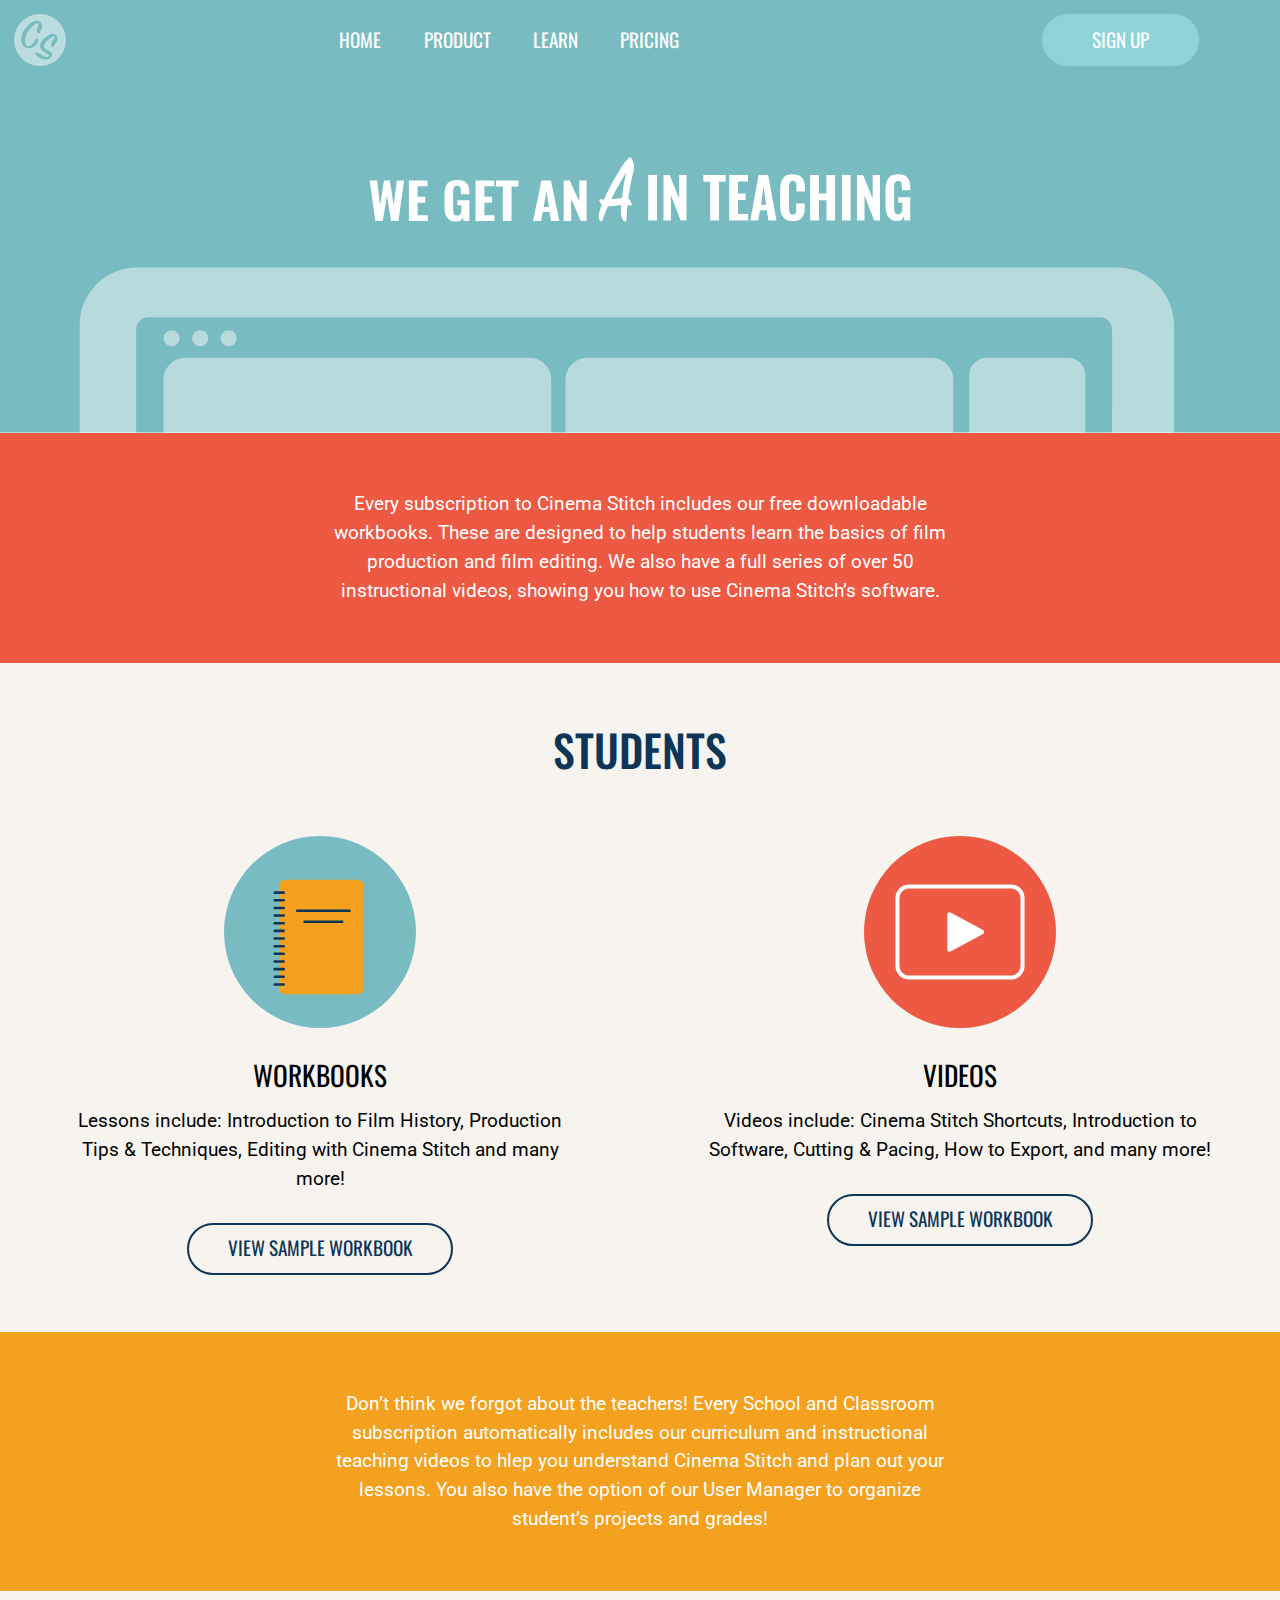
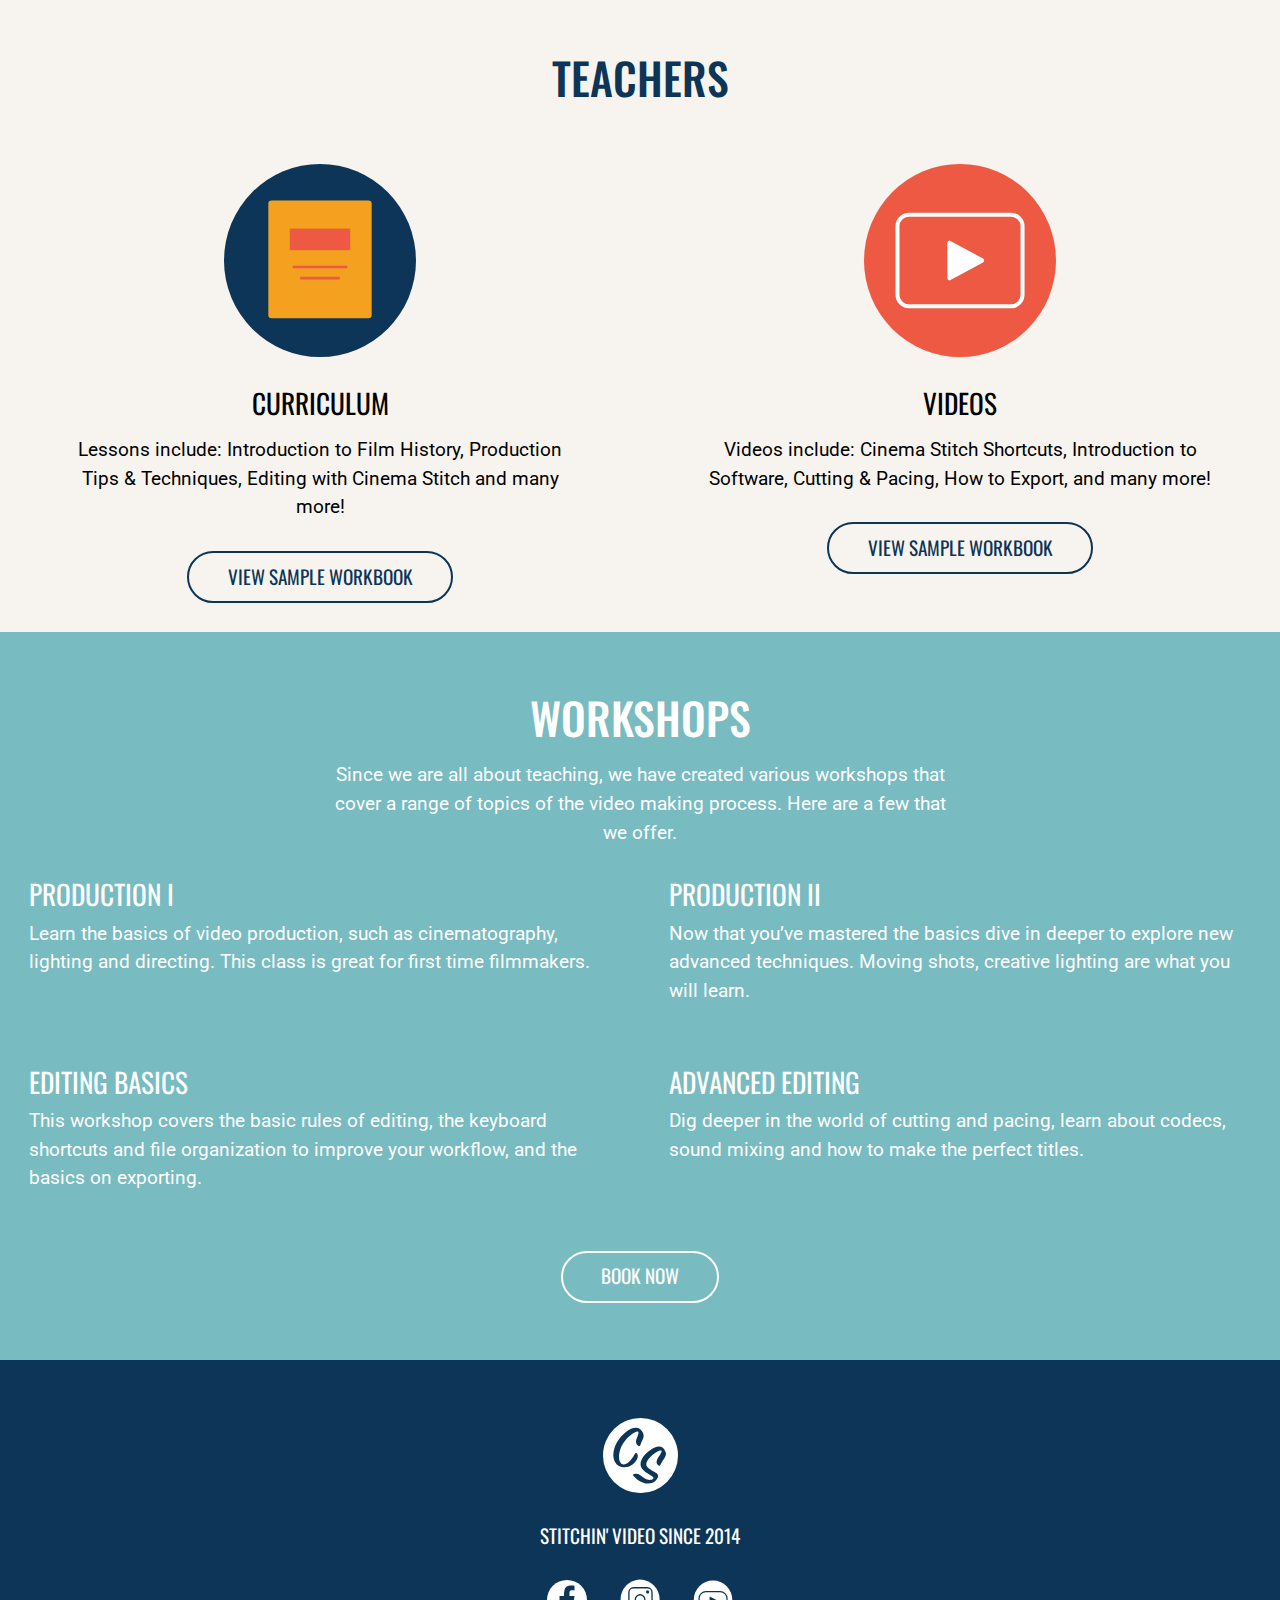
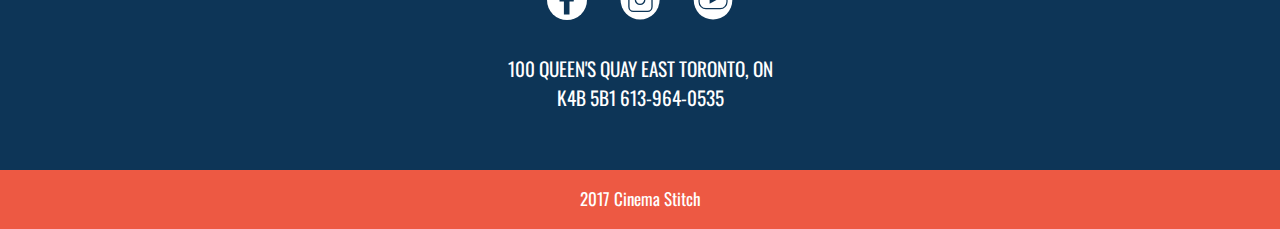
<file: learn.html>
<!DOCTYPE html>
<html lang="en-ca">
<head>
  <meta charset="utf-8">
  <title>Cinema Stitch - Learn</title>
  <meta name="viewport" content="width=device-width,initial-scale=1">
  <link href="css/modules.css" rel="stylesheet">
  <link href="css/type.css" rel="stylesheet">
  <link href="css/grid.css" rel="stylesheet">
  <link href="css/main.css" rel="stylesheet">
  <link href="https://fonts.googleapis.com/css?family=Oswald:400,500,600" rel="stylesheet">
  <link href="https://fonts.googleapis.com/css?family=Roboto" rel="stylesheet">
</head>
<body>

  <header class="header-learn grid grid-middle">

    <div class="unit xs-1 m-1-4 l-1-5">
      <a href="index.html"><img class="img-flex logo island-1-2" src="images/logo-cinema-stitch.svg" alt=""></a>
    </div>

  <nav class="unit xs-1 m-1-2 l-3-5">
      <input type="checkbox" class="nav-check" id="nav-check">
      <label class="nav-label" for="nav-check">
        <img src="images/drop-down.svg" alt="Open Navigation">
      </label>

      <ul class="nav list-group">
        <li><a href="index.html">HOME</a></li>
        <li><a href="pricing.html">PRODUCT</a></li>
        <li><a href="learn.html">LEARN</a></li>
        <li><a href="tour.html">PRICING</a></li>
      </ul>
    </nav>

    <div class="unit m-1-4 l-1-5 center-text">
      <a href="sign-up.html" class="btn sign-up-btn-bluee">SIGN UP</a>
    </div>
  </header>

  <main>

  <section class="">
    <img class="img-flex relative" src="images/learn-banner.svg" alt="">
  </section>

  <section class="learn-intro">
    <p class="center-text push-0 pad-b-2 pad-t-2 gutter white max-length">Every subscription to Cinema Stitch includes our free downloadable workbooks. These are designed to help students learn the basics of film production and film editing. We also have a full series of over 50 instructional videos, showing you how to use Cinema Stitch’s software.</p>
  </section>

  <section class="students">
    <h2 class="yotta center-text pad-t-2 blue">STUDENTS</h2>

    <div class="grid center-text my-gutter">

      <div class=" unit xs-1 s-1 m-1-2 l-1-2">
        <img class="img-flex island about-icon" src="images/icon-workbooks.svg" alt="">
        <h3 class="push-1-2">WORKBOOKS</h3>
        <p class="kilo push gutter-2">Lessons include: Introduction to Film History, Production Tips & Techniques, Editing with Cinema Stitch and many more!</p>

        <div class="pad-b-2">
          <a class="btn view-btn" href="#">VIEW SAMPLE WORKBOOK</a>
        </div>
      </div>

        <div class=" unit xs-1 s-1 m-1-2 l-1-2">
          <img class="img-flex island about-icon" src="images/icon-watch.svg" alt="">
          <h3 class="push-1-2">VIDEOS</h3>
          <p class="kilo push gutter-2">Videos include: Cinema Stitch Shortcuts, Introduction to Software, Cutting & Pacing, How to Export, and many more!</p>

          <div class="pad-b">
            <a class="btn view-btn pad-b" href="#">VIEW SAMPLE WORKBOOK</a>
          </div>
      </div>
    </div>
  </section>

  <section class="learn-intro-two">
    <p class="center-text pad-b-2 pad-t-2 gutter white push-0 max-length">Don’t think we forgot about the teachers! Every School and Classroom subscription automatically includes our curriculum and instructional teaching videos to hlep you understand Cinema Stitch and plan out your lessons. You also have the option of our User Manager to organize student’s projects and grades!</p>
  </section>

  <section class="teachers">
    <h2 class="yotta center-text pad-t-2 blue">TEACHERS</h2>
    <div class="grid center-text my-gutter">

      <div class=" unit xs-1 s-1 m-1-2 l-1-2">
        <img class="img-flex island about-icon" src="images/icon-curriculum.svg" alt="">
        <h3 class="push-1-2">CURRICULUM</h3>
        <p class="kilo push gutter-2">Lessons include: Introduction to Film History, Production Tips & Techniques, Editing with Cinema Stitch and many more!</p>

        <div class="pad-b">
          <a class="btn view-btn" href="#">VIEW SAMPLE WORKBOOK</a>
        </div>
      </div>

        <div class=" unit xs-1 s-1 m-1-2 l-1-2">
          <img class="img-flex island about-icon" src="images/icon-watch.svg" alt="">
          <h3 class="push-1-2">VIDEOS</h3>
          <p class="kilo push gutter-2">Videos include: Cinema Stitch Shortcuts, Introduction to Software, Cutting & Pacing, How to Export, and many more!</p>

          <div class="pad-b-2">
            <a class="btn view-btn pad-b" href="#">VIEW SAMPLE WORKBOOK</a>
          </div>
      </div>
    </div>
  </section>

  <section class="workshops">
    <h2 class="yotta center-text pad-t-2 white push-1-2">WORKSHOPS</h2>

    <p class="white center-text gutter max-length">Since we are all about teaching, we have created various workshops that cover a range of topics of the video making process. Here are a few that we offer.</p>

    <div class="grid gutter-2 my-gutter">

      <div class="gutter pad-b unit xs-1 s-1 m-1-2">
        <h3 class="white push-1-4">PRODUCTION I</h3>
        <p class="white">Learn the basics of video production, such as cinematography, lighting and directing. This class is great for first time filmmakers.</p>
      </div>

      <div class="gutter pad-b unit xs-1 s-1 m-1-2">
        <h3 class="white push-1-4">PRODUCTION II</h3>
        <p class="white">Now that you’ve mastered the basics dive in deeper to explore new advanced techniques. Moving shots, creative lighting are what you will learn. </p>
      </div>

      <div class="gutter pad-b unit xs-1 s-1 m-1-2">
        <h3 class="white push-1-4">EDITING BASICS</h3>
        <p class="white">This workshop covers the basic rules of editing, the keyboard shortcuts and file organization to improve your workflow, and the basics on exporting.</p>
      </div>

      <div class="gutter pad-b unit xs-1 s-1 m-1-2">
        <h3 class="white push-1-4">ADVANCED EDITING</h3>
        <p class="white">Dig deeper in the world of cutting and pacing, learn about codecs, sound mixing and how to make the perfect titles.</p>
      </div>

      <div  href="sign-up.html" class="pad-b-2 unit xs-1 center-text">
        <a class="btn workshop-btn">BOOK NOW</a>
      </div>
    </div>
</section>
</main>

  <footer class="center-text">

    <figure class="pad-t-2 push-0">
      <a href="index.html"><img class="img-flex foot-logo" src="images/logo-cinema-stitch.svg" alt=""></a>
      <figcaption class="text-center pad-t-1-2 island">STITCHIN' VIDEO SINCE 2014</figcaption>
    </figure>

    <ul class="social-media list-group center-text">

      <li class="gutter-1-2">
        <a class="" href="#"><img class="sm-icon " src="images/icon-facebook.svg" alt=""></a>
      </li>

      <li class="gutter-1-2">
        <a class="" href="#"><img class="sm-icon" src="images/icon-instagram.svg" alt=""></a>
      </li>

      <li class="gutter-1-2">
        <a class="" href="#"><img class="sm-icon" src="images/icon-youtube.svg" alt=""></a>
      </li>

    </ul>

    <p class="address center-text push-2">100 QUEEN'S QUAY EAST TORONTO, ON <br> K4B 5B1 613-964-0535</p>

    <div class="copyright pad-t-1-2 pad-b-1-2">
      <small class="pad-t-1-2 pad-b-1-2 text-center white">2017 Cinema Stitch</small>
    </div>
  </footer>
</body>
</html>
</file>
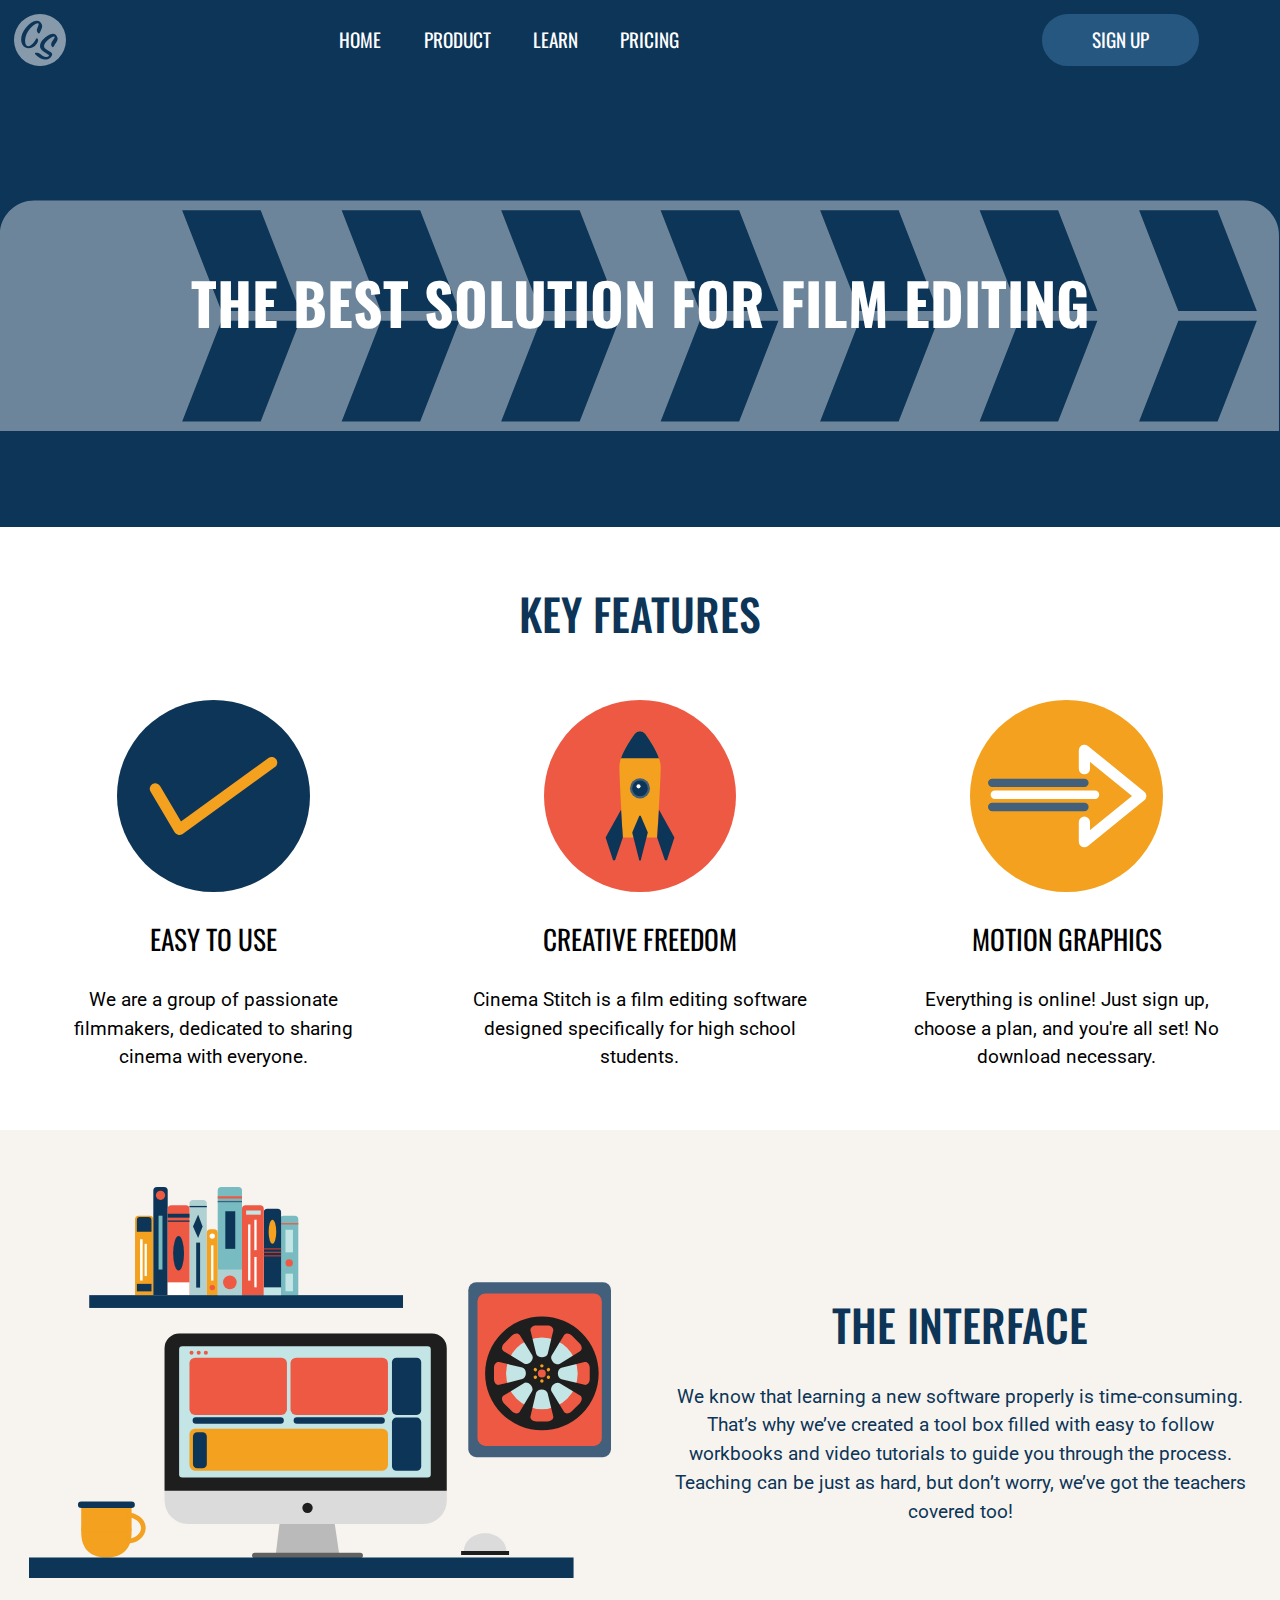
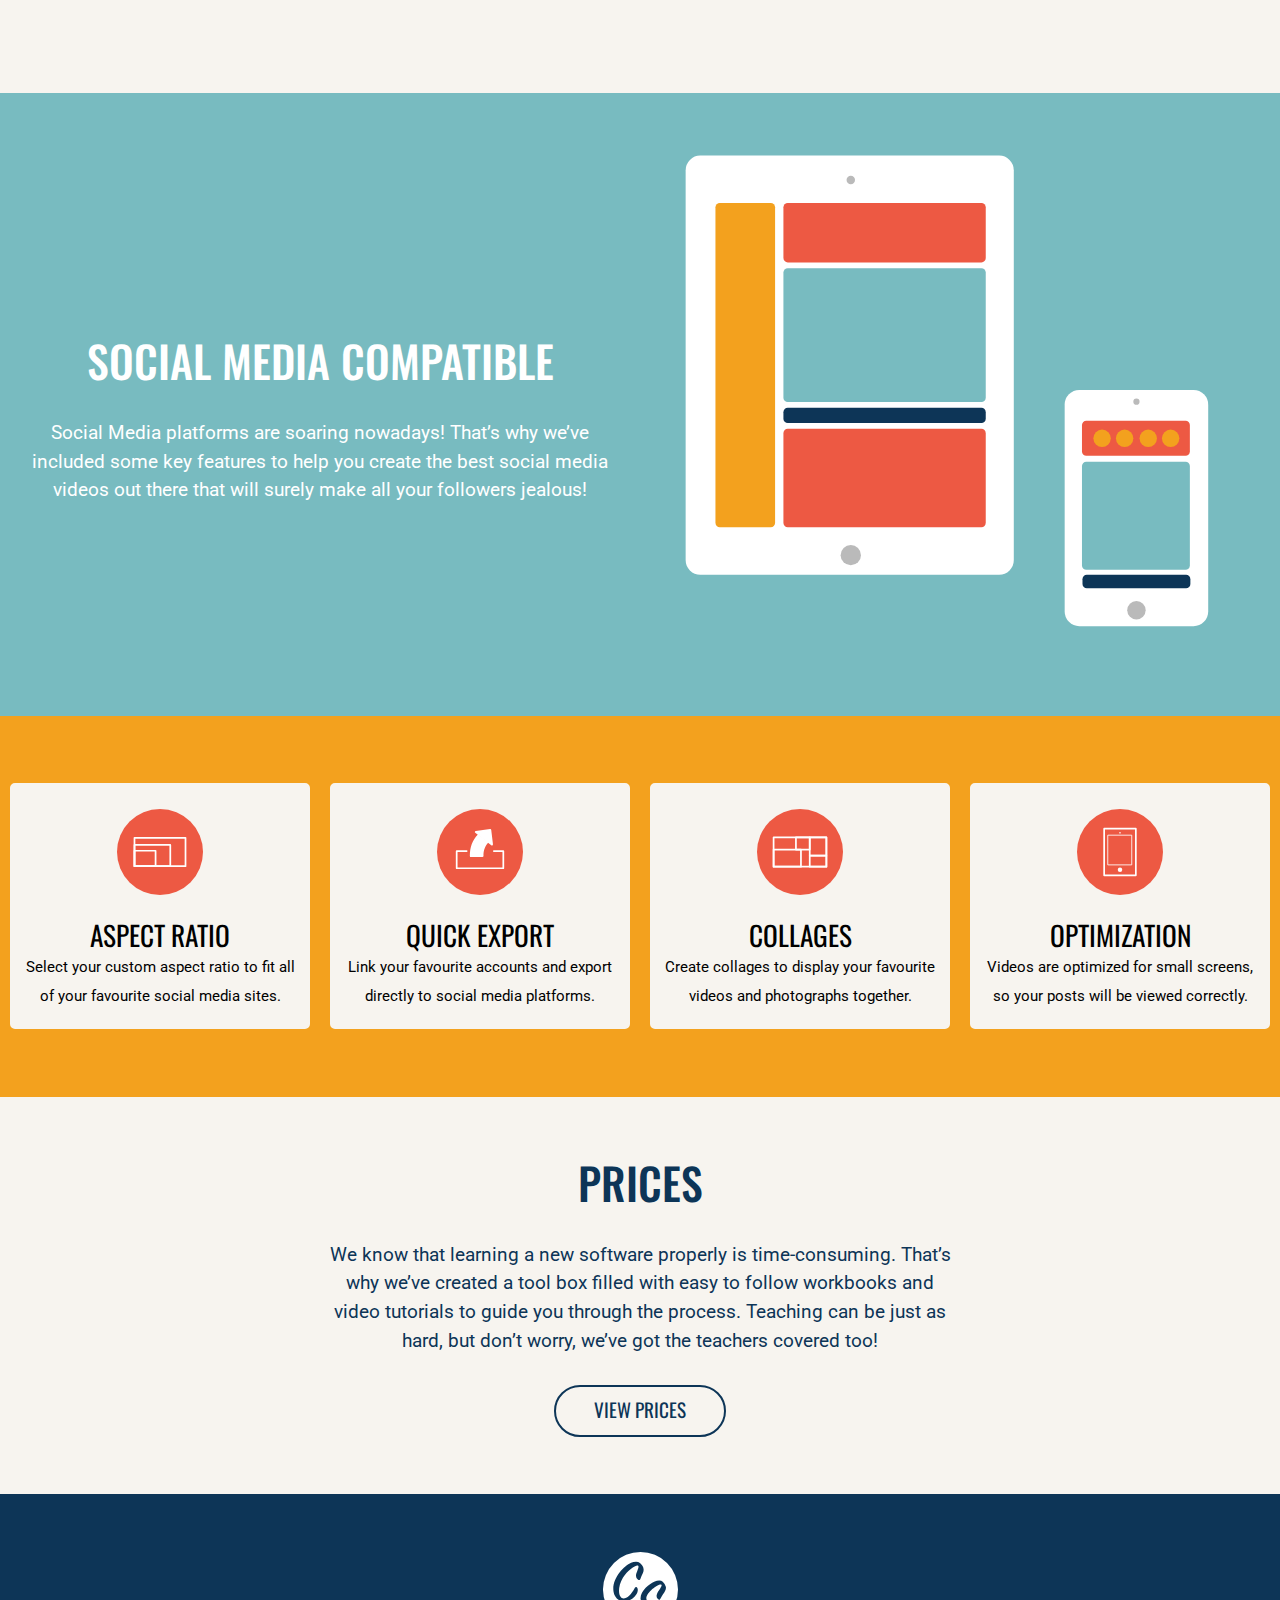
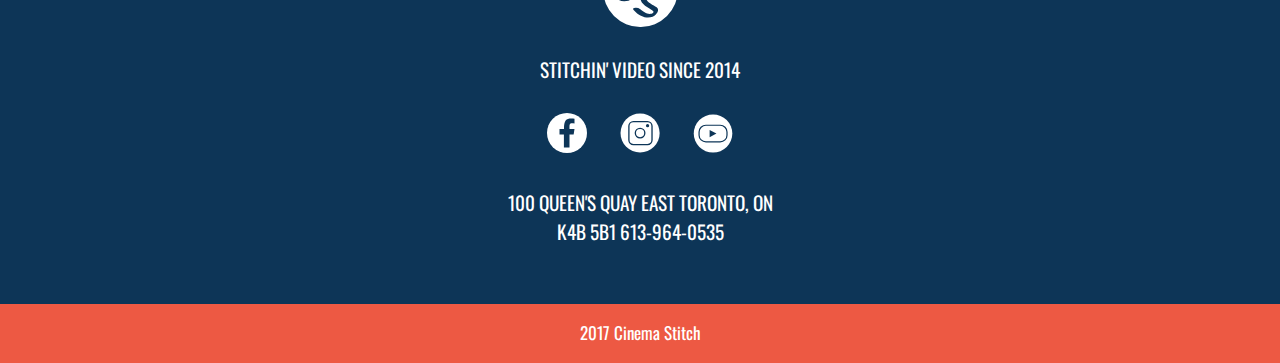
<file: pricing.html>
<!DOCTYPE html>
<html lang="en-ca">
<head>
  <meta charset="utf-8">
  <title>Cinema Stitch - Product</title>
  <meta name="viewport" content="width=device-width,initial-scale=1">
  <link href="css/modules.css" rel="stylesheet">
  <link href="css/grid.css" rel="stylesheet">
  <link href="css/type.css" rel="stylesheet">
  <link href="css/main.css" rel="stylesheet">
  <link href="https://fonts.googleapis.com/css?family=Oswald:400,500,600" rel="stylesheet">
  <link href="https://fonts.googleapis.com/css?family=Roboto" rel="stylesheet">
</head>
<body>

  <header class="header-product grid grid-middle">

    <div class="unit xs-1 m-1-4 l-1-5">
      <a href="index.html"><img class="img-flex logo island-1-2" src="images/logo-cinema-stitch.svg" alt=""></a>
    </div>

    <nav class="unit xs-1 m-1-2 l-3-5">
      <input type="checkbox" class="nav-check" id="nav-check">
      <label class="nav-label" for="nav-check">
        <img src="images/drop-down.svg" alt="Open Navigation">
      </label>

      <ul class="nav list-group">
        <li><a href="index.html">HOME</a></li>
        <li><a href="pricing.html">PRODUCT</a></li>
        <li><a href="learn.html">LEARN</a></li>
        <li><a href="tour.html">PRICING</a></li>
      </ul>
    </nav>

    <div class="unit m-1-4 l-1-5 center-text">
      <a class="btn sign-up-btn sign-up-btn-blue" href="#">SIGN UP</a>
    </div>
  </header>

  <main>
    <section class="relative">
      <img class="img-flex prod-banner" src="images/product-banner.svg" alt="">
      <h1 class="prod-h1 absolute white yotta center-text">THE BEST SOLUTION FOR FILM EDITING</h1>
    </section>

    <section class="key center-text push-2">
      <h2 class="yotta center-text pad-t-2 blue">KEY FEATURES</h2>

      <div class="grid my-gutter">

        <div class="about-card unit xs-1 s-1 m-1-3">
          <img class="img-flex island about-icon" src="images/icon-easy.svg" alt="">
          <h3>EASY TO USE</h3>
          <p class="kilo push gutter">We are a group of passionate filmmakers, dedicated to sharing cinema with everyone.</p>
        </div>

        <div class="about-card unit xs-1 s-1 m-1-3">
          <img class="img-flex island about-icon" src="images/icon-freedom.svg" alt="">
          <h3>CREATIVE FREEDOM</h3>
          <p class="kilo push gutter">Cinema Stitch is a film editing software designed specifically for high school students.</p>
        </div>

        <div class="about-card unit xs-1 s-1 m-1-3">
          <img class="img-flex island about-icon" src="images/icon-motion.svg" alt="">
          <h3>MOTION GRAPHICS</h3>
          <p class="kilo push gutter">Everything is online! Just sign up, choose a plan, and you're all set! No download necessary.</p>
        </div>
      </div>
    </section>

    <section class="interface pad-t-2 pad-b-2 center-text">
      <div class="grid grid-middle my-gutter">

        <div class="unit xs-1 s-1 m-1-2">
          <img class="gutter img-flex push push-2" src="images/icon-desk.svg" alt="">
        </div>

        <div class="unit xs-1 s-1 m-1-2">
          <h2 class="text-center yotta blue">THE INTERFACE</h2>
          <p class="text-center gutter blue push-0">We know that learning a new software properly is time-consuming. That’s why we’ve created a tool box filled with easy to follow workbooks and video tutorials to guide you through the process. Teaching can be just as hard, but don’t worry, we’ve got the teachers covered too!</p>
        </div>

      </div>
    </section>

    <section class="compatibility pad-t-2 center-text">
      <div class="grid grid-middle my-gutter">

        <div class="unit xs-1 s-1 m-1-2">
          <h2 class="text-center yotta white gutter">SOCIAL MEDIA COMPATIBLE</h2>
          <p class="text-center gutter white">Social Media platforms are soaring nowadays! That’s why we’ve included some key features to help you create the best social media videos out there that will surely make all your followers jealous!</p>
        </div>

        <div class="unit xs-1 s-1 m-1-2">
          <img class="gutter img-flex push push-2" src="images/icon-social-compatible.svg" alt="">
        </div>
      </div>
    </section>

    <section class="icons pad-t-2 pad-b-2">

      <div class="grid grid-middle my-gutter">

        <div class="unit xs-1 m-1 l-1-4">
          <div class="grid grid-middle feat-card">
            <img class="img-flex island-1-2 feat-icon unit xs-1-3 l-1" src="images/icon-aspect-ratio.svg" alt="">
            <div class="unit xs-2-3 l-1">
              <h3 class="push-0 pad-t-1-4">ASPECT RATIO</h3>
              <p class="micro push-0 pad-b-1-4">Select your custom aspect ratio to fit all of your favourite social media sites.</p>
            </div>
          </div>
        </div>

        <div class="unit xs-1 m-1 l-1-4">
          <div class="grid grid-middle feat-card">
            <img class="img-flex island-1-2 feat-icon unit xs-1-3 l-1" src="images/icon-export.svg" alt="">
            <div class="unit xs-2-3 l-1">
              <h3 class="push-0 pad-t-1-4">QUICK EXPORT</h3>
              <p class="micro push-0 pad-b-1-4">Link your favourite accounts and export directly to social media platforms.</p>
            </div>
          </div>
        </div>

        <div class="unit xs-1 m-1 l-1-4">
          <div class="grid grid-middle feat-card">
            <img class="img-flex island-1-2 feat-icon unit xs-1-3 l-1" src="images/icon-collages.svg" alt="">
            <div class="unit xs-2-3 l-1">
              <h3 class="push-0 pad-t-1-4">COLLAGES</h3>
              <p class="micro push-0 pad-b-1-4">Create collages to display your favourite videos and photographs together.</p>
            </div>
          </div>
        </div>

        <div class="unit xs-1 m-1 l-1-4">
          <div class="grid grid-middle feat-card">
            <img class="img-flex island-1-2 feat-icon unit xs-1-3 l-1" src="images/icon-small-screens.svg" alt="">
            <div class="unit xs-2-3 l-1">
              <h3 class="push-0 pad-t-1-4">OPTIMIZATION</h3>
              <p class="micro push-0 pad-b-1-4">Videos are optimized for small screens, so your posts will be viewed correctly.</p>
            </div>
          </div>
        </div>
      </div>

    </section>

    <section class="prices pad-t-2 center-text pad-b-2">
      <h2 class="yotta blue center-text">PRICES</h2>
      <p class="gutter blue max-length">We know that learning a new software properly is time-consuming. That’s why we’ve created a tool box filled with easy to follow workbooks and video tutorials to guide you through the process. Teaching can be just as hard, but don’t worry, we’ve got the teachers covered too!</p>

      <div class="">
        <a href="tour.html" class="btn prices-btn">VIEW PRICES</a>
      </div>
    </section>
  </main>
  <footer class="center-text">

    <figure class="pad-t-2 push-0">
      <a href="index.html"><img class="img-flex foot-logo" src="images/logo-cinema-stitch.svg" alt=""></a>
      <figcaption class="text-center pad-t-1-2 island">STITCHIN' VIDEO SINCE 2014</figcaption>
    </figure>

    <ul class="social-media list-group center-text">

      <li class="gutter-1-2">
        <a class="" href="#"><img class="sm-icon " src="images/icon-facebook.svg" alt=""></a>
      </li>

      <li class="gutter-1-2">
        <a class="" href="#"><img class="sm-icon" src="images/icon-instagram.svg" alt=""></a>
      </li>

      <li class="gutter-1-2">
        <a class="" href="#"><img class="sm-icon" src="images/icon-youtube.svg" alt=""></a>
      </li>

    </ul>

    <p class="address center-text push-2">100 QUEEN'S QUAY EAST TORONTO, ON <br> K4B 5B1 613-964-0535</p>

    <div class="copyright pad-t-1-2 pad-b-1-2">
      <small class="pad-t-1-2 pad-b-1-2 text-center white">2017 Cinema Stitch</small>
    </div>
  </footer>
</body>
</html>
</file>
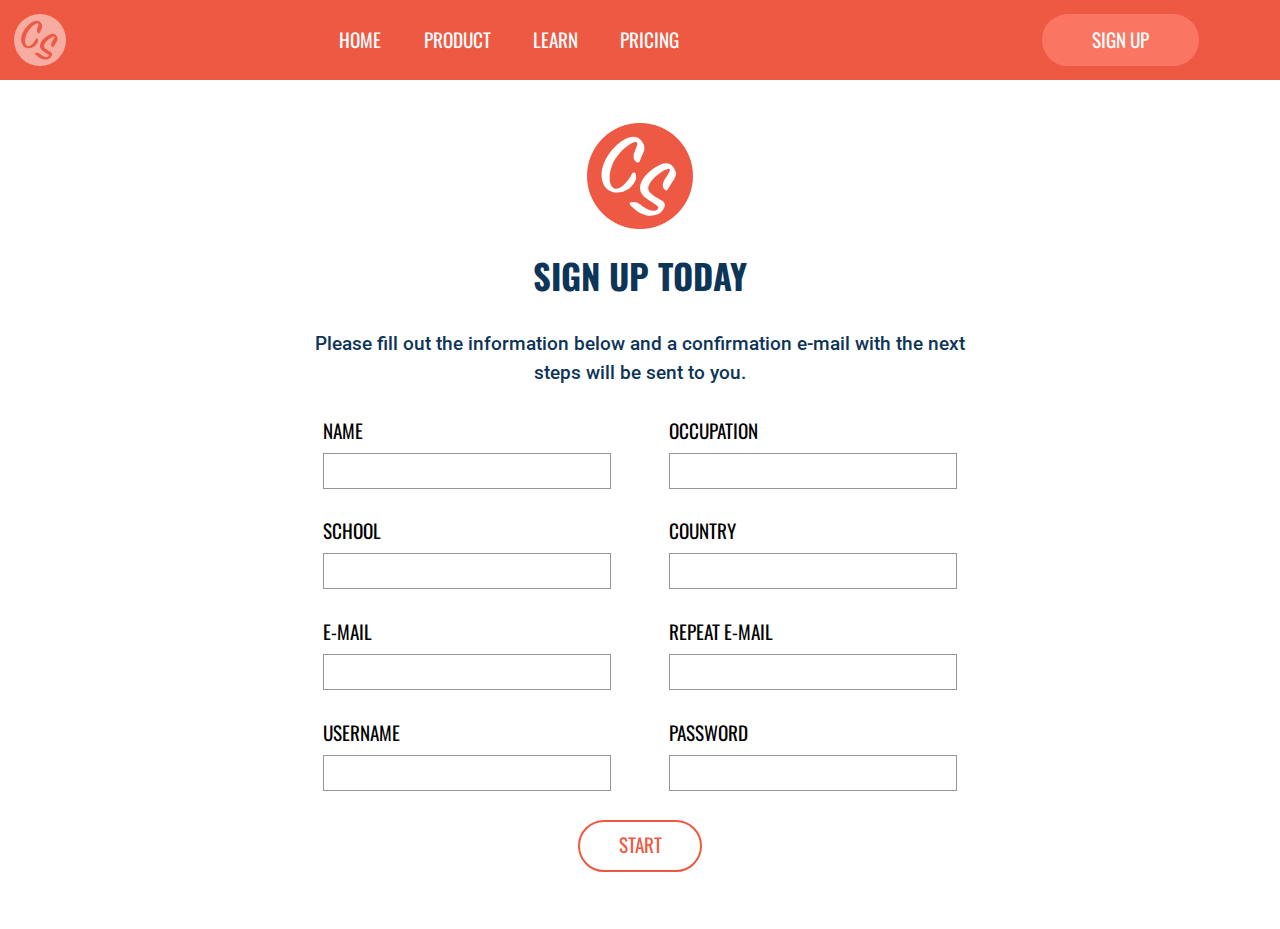
<file: sign-up.html>
<!DOCTYPE html>
<html lang="en-ca">
<head>
  <meta charset="utf-8">
  <title>Cinema Stitch - Sign Up</title>
  <meta name="viewport" content="width=device-width,initial-scale=1">
  <link href="css/modules.css" rel="stylesheet">
  <link href="css/grid.css" rel="stylesheet">
  <link href="css/type.css" rel="stylesheet">
  <link href="css/main.css" rel="stylesheet">
  <link href="https://fonts.googleapis.com/css?family=Oswald:400,500,600" rel="stylesheet">
  <link href="https://fonts.googleapis.com/css?family=Roboto" rel="stylesheet">
</head>
<body>

  <header class="header-home grid grid-middle push">

    <div class="unit xs-1 m-1-4">
      <a href="index.html"><img class="img-flex logo island-1-2" src="images/logo-cinema-stitch.svg" alt=""></a>
    </div>

    <nav class="unit xs-1 m-1-2">
      <input type="checkbox" class="nav-check" id="nav-check">
      <label class="nav-label" for="nav-check">
        <img src="images/drop-down.svg" alt="Open Navigation">
      </label>

      <ul class="nav list-group">
        <li><a href="index.html">HOME</a></li>
        <li><a href="pricing.html">PRODUCT</a></li>
        <li><a href="portfolio.html">LEARN</a></li>
        <li><a href="tour.html">PRICING</a></li>
      </ul>
    </nav>

    <div class="unit m-1-4">
      <a class="btn btn sign-up-btn" href="#">SIGN UP</a>
    </div>

  </header>

  <main>
    <div class="center-text">
      <a href="index.html"><img class="img-flex logo-sign-up island-1-2" src="images/logo-colour.svg" alt=""></a>
      <h1 class="pad-t-1-4 blue">SIGN UP TODAY</h1>
      <h2 class="center-text kilo max-length sign-up-text blue">Please fill out the information below and a confirmation e-mail with the next steps will be sent to you.</h2>
    </div>

    <section class="sign-up-form push-2">
      <form class="push-0 gutter grid grid-middle" method="POST" action="https://formspree.io/pell0227@alqonquinlive.com">

        <div class="max-length">
          <div class="push unit xs-1 m-1-2 l-1-2 gutter">
            <label class="push-1-4" for="name">NAME</label>
            <input class="" id="name" name="name">
          </div>

          <div class="push unit xs-1 m-1-2 l-1-2 gutter">
            <label class="push-1-4 " for="occupation">OCCUPATION</label>
            <input id="occupation" name="occupation">
          </div>

          <div class="push unit xs-1 m-1-2 l-1-2 gutter">
            <label class="push-1-4" for="school">SCHOOL</label>
            <input id="school" name="school gutter-1-4">
          </div>

          <div class="push unit xs-1 m-1-2 l-1-2 gutter">
            <label class="push-1-4" for="country">COUNTRY</label>
            <input id="country" name="country">
          </div>

          <div class="push unit xs-1 m-1-2 l-1-2 gutter">
            <label class="push-1-4" for="e-mail">E-MAIL</label>
            <input id="e-mail" type="email" name="e-mail">
          </div>

          <div class="push unit xs-1 m-1-2 l-1-2 gutter">
            <label class="push-1-4" for="e-mail">REPEAT E-MAIL</label>
            <input id="e-mail-repeat" type="email" name="e-mail">
          </div>

          <div class="push unit xs-1 m-1-2 l-1-2 gutter">
            <label class="push-1-4" for="username">USERNAME</label>
            <input id="username" name="username">
          </div>

          <div class="push unit xs-1 m-1-2 l-1-2 gutter">
            <label class="push-1-4" for="e-mail">PASSWORD</label>
            <input id="password" type="password" name="password">
          </div>

          <div class="center-text gutter-1-4 unit xs-1 s-1 m-1 l-1">
            <button class="btn btn-submit" type="submit">START</button>
          </div>
        </div>

      </form>

    </section>
  </main>
  <footer>
  </footer>
</body>
</html>
</file>
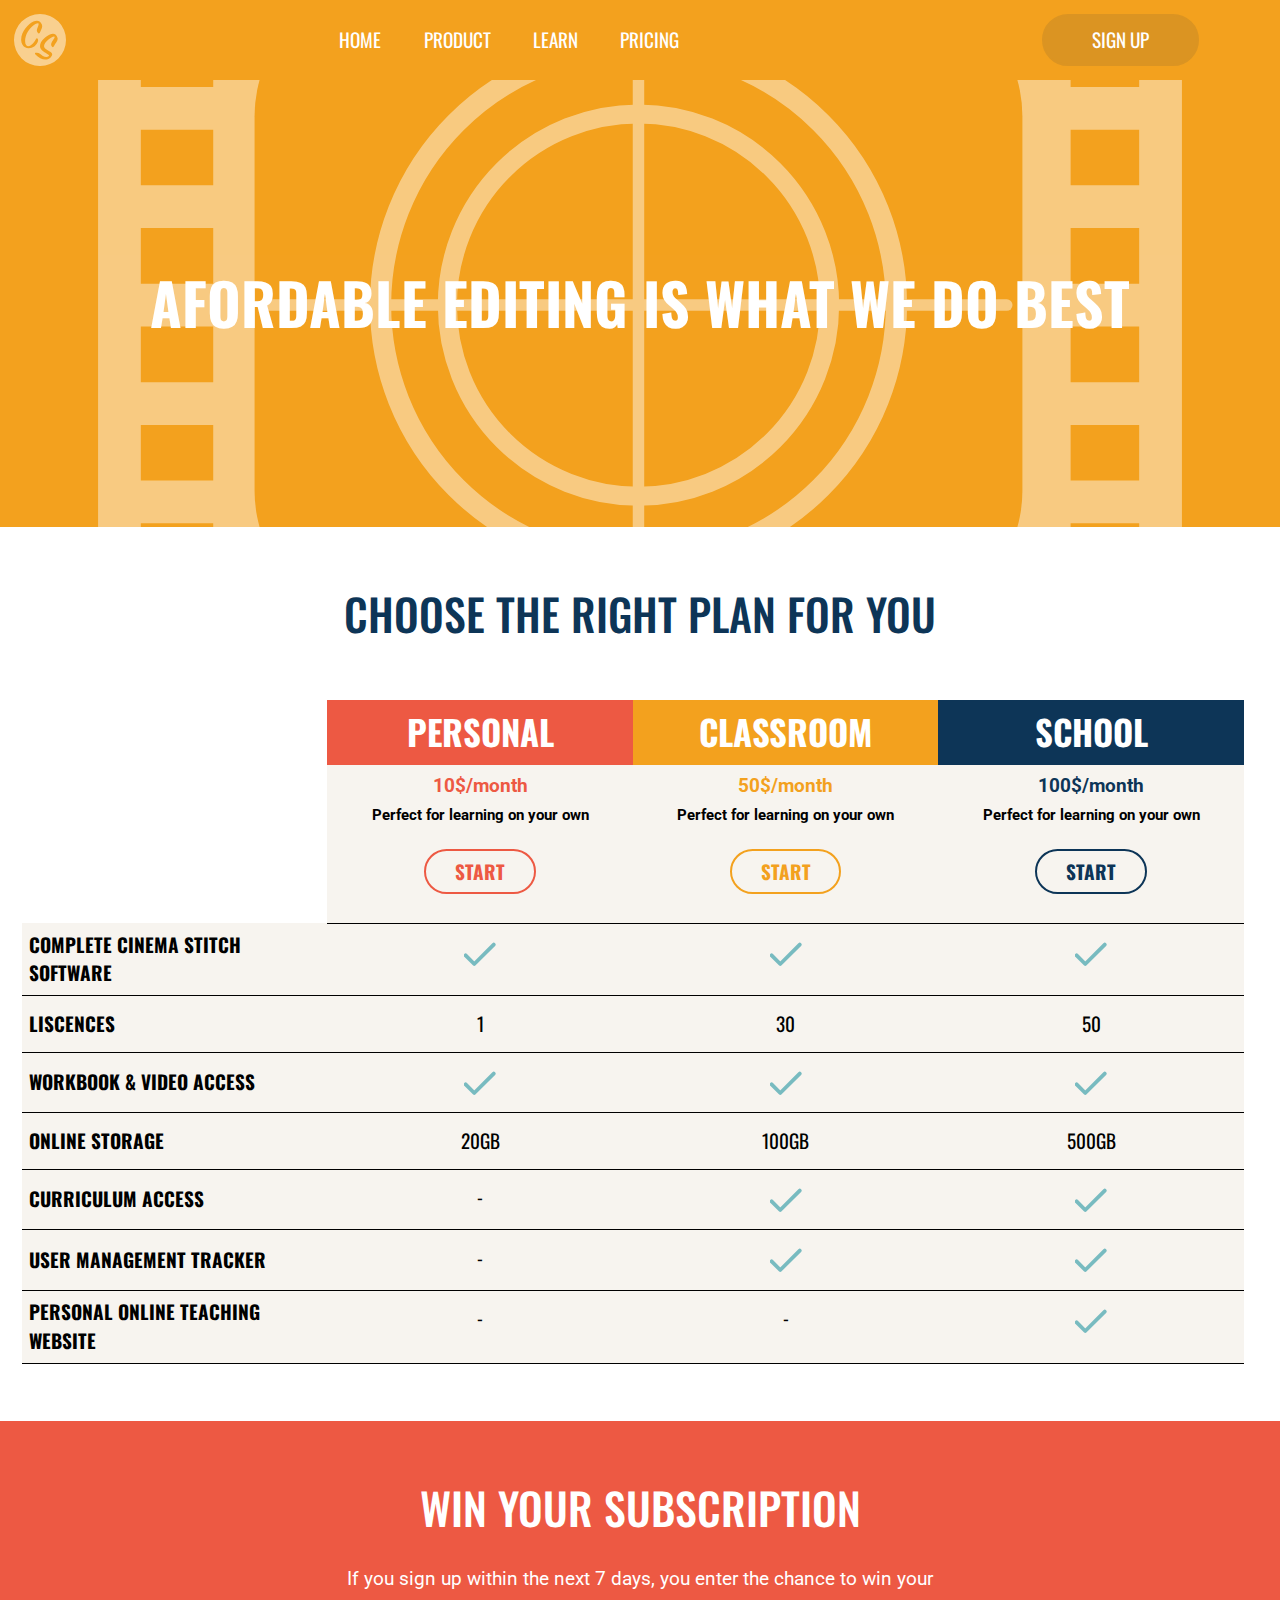
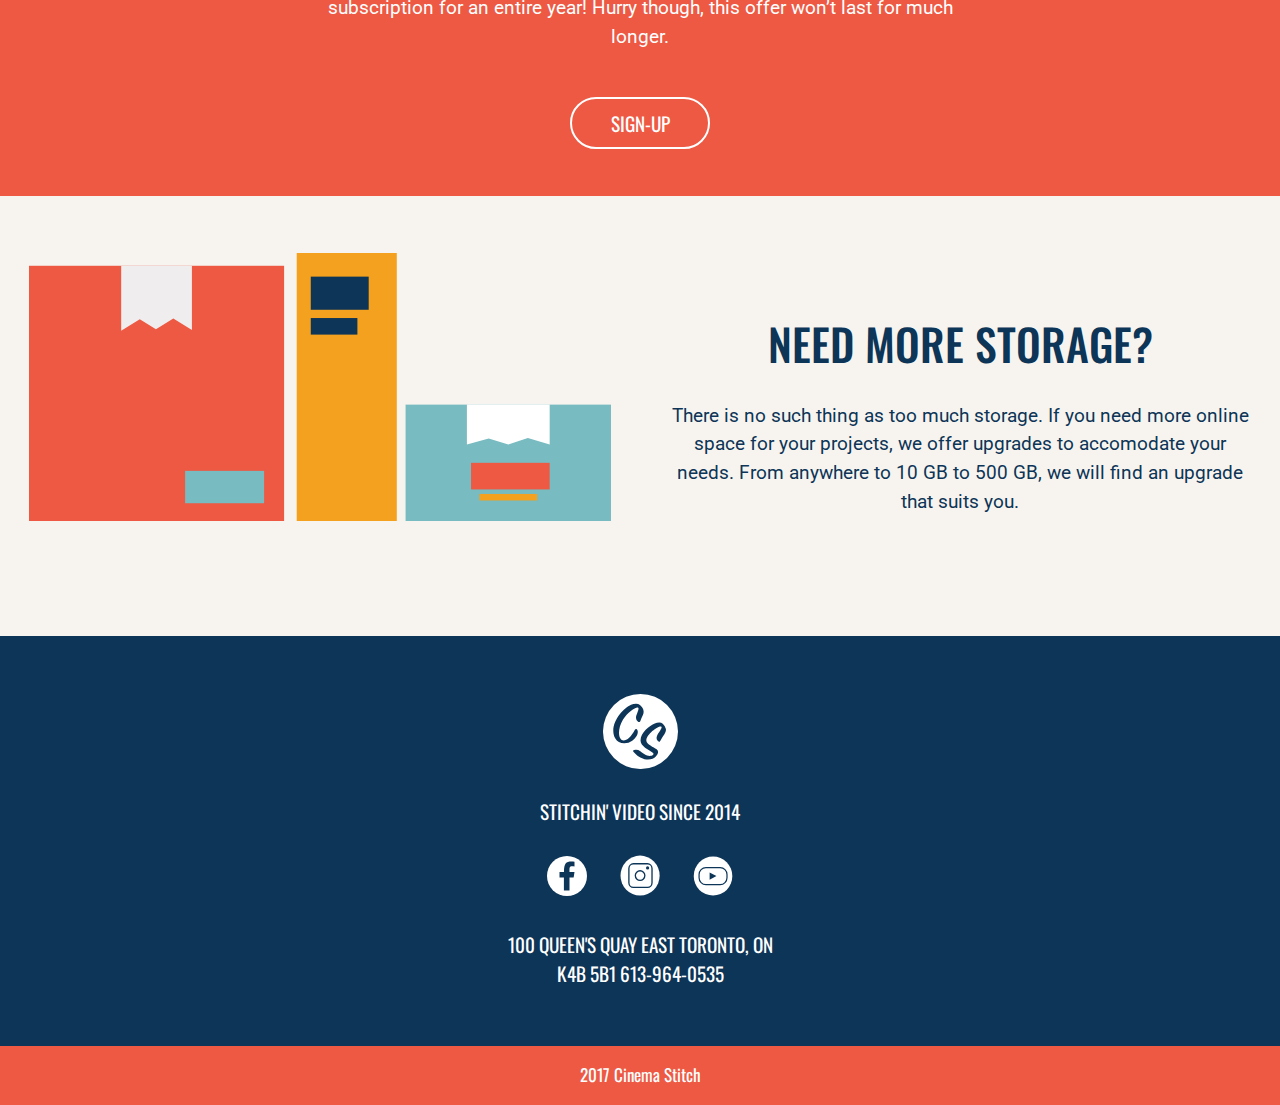
<file: tour.html>
<!DOCTYPE html>
<html lang="en-ca">
<head>
  <meta charset="utf-8">
  <title>Cinema Stitch - Pricing</title>
  <meta name="viewport" content="width=device-width,initial-scale=1">
  <link href="css/modules.css" rel="stylesheet">
  <link href="css/grid.css" rel="stylesheet">
  <link href="css/type.css" rel="stylesheet">
  <link href="css/main.css" rel="stylesheet">
  <link href="https://fonts.googleapis.com/css?family=Oswald:400,500,600" rel="stylesheet">
  <link href="https://fonts.googleapis.com/css?family=Roboto" rel="stylesheet">
</head>
<body>

  <header class="header-pricing grid grid-middle">

    <div class="unit xs-1 m-1-4 l-1-5">
      <a href="index.html"><img class="img-flex logo island-1-2" src="images/logo-cinema-stitch.svg" alt=""></a>
    </div>

    <nav class="unit xs-1 m-1-2 l-3-5">
      <input type="checkbox" class="nav-check" id="nav-check">
      <label class="nav-label" for="nav-check">
        <img src="images/drop-down.svg" alt="Open Navigation">
      </label>

      <ul class="nav list-group">
        <li><a href="index.html">HOME</a></li>
        <li><a href="pricing.html">PRODUCT</a></li>
        <li><a href="learn.html">LEARN</a></li>
        <li><a href="tour.html">PRICING</a></li>
      </ul>
    </nav>

    <div class="unit m-1-4 l-1-5 center-text">
      <a class="btn sign-up-btn-yellow" href="sign-up.html">SIGN UP</a>
    </div>
  </header>
  <main>

    <section class="relative">
      <img class="img-flex prod-banner" src="images/price-banner.svg" alt="">
      <h1 class="prod-h1 absolute white yotta center-text">AFORDABLE EDITING IS WHAT WE DO BEST</h1>
    </section>

    <section>
      <h2 class="yotta center-text pad-t-2 blue">CHOOSE THE RIGHT PLAN FOR YOU</h2>
      <div class="gutter push-2">
        <table class="personal-mobile">
          <caption>Select the plan you wish to purchase</caption>
          <tr>
            <th class="center-text yotta pers-title white" colspan="2" scope="col">PERSONNAL</th>
          </tr>
          <tr>
            <th class="center-text" colspan="2" scope="col">
              <p class="push-0 center-text red exa">10$/month</p>
              <p class="micro push">Perfect for learning on your own</p>
              <div class="push">
                <a href="sign-up.html" class="table-btn pers-btn push-1-2 red">START</a>
              </div>
            </th>
          </tr>
          <tr>
            <th scope="row">COMPLETE CINEMA STITCH SOFTWARE</th>
            <td class="center-text"><i class="icon i-32">
              <img src="images/icon-check-mark.svg" alt=""></i></td>
          </tr>
          <tr>
            <th scope="row">LISCENCES</th>
            <td class="center-text">1</td>
          </tr>
          <tr>
            <th scope="row">WORKBOOK & VIDEO ACCESS</th>
            <td class="center-text"><i class="icon i-32">
            <img src="images/icon-check-mark.svg" alt=""></i></td>
          </tr>
          <tr>
            <th scope="row">ONLINE STORAGE</th>
            <td class="center-text">20 GB</td>
          </tr>
          <tr>
            <th scope="row">CURRICULUM ACCESS</th>
            <td class="center-text">-</td>
          </tr>
          <tr>
            <th scope="row">USER MANAGEMENT TRACKER</th>
            <td class="center-text">-</td>
          </tr>
          <tr>
            <th scope="row">PERSONNAL ONLINE TEACHING WEBSITE</th>
            <td class="center-text">-</td>
          </tr>
        </table>
      </div>

      <div class="gutter push">
        <table class="personal-mobile">
          <tr>
            <th class="center-text yotta class-title white" colspan="2" scope="col">CLASSROOM</th>
          </tr>
          <tr>
            <th class="center-text" colspan="2" scope="col">
              <p class="push-0 center-text yellow exa">50$/month</p>
              <p class="micro push">Perfect for learning on your own</p>
              <div class="push">
                <a href="sign-up.html" class="table-btn class-btn push-1-2 yellow">START</a>
              </div>
            </th>
          </tr>
          <tr>
            <th scope="row">COMPLETE CINEMA STITCH SOFTWARE</th>
            <td class="center-text"><i class="icon i-32">
              <img src="images/icon-check-mark.svg" alt=""></i></td>
          </tr>
          <tr>
            <th scope="row">LISCENCES</th>
            <td class="center-text">1</td>
          </tr>
          <tr>
            <th scope="row">WORKBOOK & VIDEO ACCESS</th>
            <td class="center-text"><i class="icon i-32">
            <img src="images/icon-check-mark.svg" alt=""></i></td>
          </tr>
          <tr>
            <th scope="row">ONLINE STORAGE</th>
            <td class="center-text">100 GB</td>
          </tr>
          <tr>
            <th scope="row">CURRICULUM ACCESS</th>
            <td class="center-text"><i class="icon i-32">
              <img src="images/icon-check-mark.svg" alt=""></i></td>
          </tr>
          <tr>
            <th scope="row">USER MANAGEMENT TRACKER</th>
            <td class="center-text">-</td>
          </tr>
          <tr>
            <th scope="row">PERSONNAL ONLINE TEACHING WEBSITE</th>
            <td class="center-text">-</td>
          </tr>
        </table>
      </div>

      <div class="gutter push-2">
        <table class="personal-mobile">
          <tr>
            <th class="center-text yotta school-title white" colspan="2" scope="col">SCHOOL</th>
          </tr>
          <tr>
            <th class="center-text" colspan="2" scope="col">
              <p class="push-0 center-text blue exa">100$/month</p>
              <p class="micro push">Perfect for learning on your own</p>
              <div class="push">
                <a href="sign-up.html" class="table-btn school-btn push-1-2 blue">START</a>
              </div>
            </th>
          </tr>
          <tr>
            <th scope="row">COMPLETE CINEMA STITCH SOFTWARE</th>
            <td class="center-text"><i class="icon i-32">
            <img src="images/icon-check-mark.svg" alt=""></i></td>
          </tr>
          <tr>
            <th scope="row">LISCENCES</th>
            <td class="center-text">1</td>
          </tr>
          <tr>
            <th scope="row">WORKBOOK & VIDEO ACCESS</th>
            <td class="center-text"><i class="icon i-32">
            <img src="images/icon-check-mark.svg" alt=""></i></td>
          </tr>
          <tr>
            <th scope="row">ONLINE STORAGE</th>
            <td class="center-text">500 GB</td>
          </tr>
          <tr>
            <th scope="row">CURRICULUM ACCESS</th>
            <td class="center-text"><i class="icon i-32">
              <img src="images/icon-check-mark.svg" alt=""></i></td>
          </tr>
          <tr>
            <th scope="row">USER MANAGEMENT TRACKER</th>
            <td class="center-text"><i class="icon i-32">
            <img src="images/icon-check-mark.svg" alt=""></i></td>
          </tr>
          <tr>
            <th scope="row">PERSONNAL ONLINE TEACHING WEBSITE</th>
            <td class="center-text"><i class="icon i-32">
              <img src="images/icon-check-mark.svg" alt=""></i></td>
          </tr>
        </table>
      </div>

      <div class="push-2 gutter my-gutter">
        <table class="personal-desktop">
          <thead>
            <tr>
              <th class="empty" scope="col">
              </th>
              <th class="center-text exa pers-title white" scope="col">PERSONAL</th>
              <th class="center-text exa class-title white" scope="col">CLASSROOM</th>
              <th class="center-text exa school-title white" scope="col">SCHOOL</th>
            </tr>
          </thead>
          <tbody>
            <tr>
              <th class="empty" scope="col">
              </th>
              <th class="center-text" scope="col">
                <p class="push-0 center-text red">10$/month</p>
                <p class="micro push">Perfect for learning on your own</p>
                <div class="push">
                  <a href="sign-up.html" class="table-btn pers-btn push-1-2 red">START</a>
                </div>
              </th>

              <th class="center-text" scope="col">
                <p class="push-0 center-text yellow">50$/month</p>
                <p class="micro push">Perfect for learning on your own</p>
                <div class="push">
                  <a href="sign-up.html" class="table-btn class-btn push-1-2 yellow">START</a>
                </div>
              </th>

              <th class="center-text" scope="col">
                <p class="push-0 center-text blue">100$/month</p>
                <p class="micro push">Perfect for learning on your own</p>
                <div class="push">
                  <a href="sign-up.html" class="table-btn school-btn push-1-2 blue">START</a>
                </div>
              </th>
            </tr>

            <tr>
              <th scope="row">COMPLETE CINEMA STITCH SOFTWARE</th>
              <td class="center-text"><i class="icon i-32 center-text">
                <img src="images/icon-check-mark.svg" alt=""></i></td>
              <td class="center-text"><i class="icon i-32 center-text">
                <img src="images/icon-check-mark.svg" alt=""></i></td>
              <td class="center-text"><i class="icon i-32 center-text">
                <img src="images/icon-check-mark.svg" alt=""></i></td>
            </tr>

            <tr>
              <th scope="row">LISCENCES</th>
              <td class="center-text">1</td>
              <td class="center-text">30</td>
              <td class="center-text">50</td>
            </tr>

            <tr>
              <th scope="row">WORKBOOK & VIDEO ACCESS</th>
              <td class="center-text"><i class="icon i-32 center-text">
                <img src="images/icon-check-mark.svg" alt=""></i></td>
              <td class="center-text"><i class="icon i-32 center-text">
                <img src="images/icon-check-mark.svg" alt=""></i></td>
              <td class="center-text"><i class="icon i-32 center-text">
                <img src="images/icon-check-mark.svg" alt=""></i></td>
            </tr>

            <tr>
              <th scope="row">ONLINE STORAGE</th>
              <td class="center-text">20GB</td>
              <td class="center-text">100GB</td>
              <td class="center-text">500GB</td>
            </tr>

            <tr>
              <th scope="row">CURRICULUM ACCESS</th>
              <td class="center-text">-</td>
              <td class="center-text"><i class="icon i-32 center-text">
                <img src="images/icon-check-mark.svg" alt=""></i></td>
              <td class="center-text"><i class="icon i-32 center-text">
                <img src="images/icon-check-mark.svg" alt=""></i></td>
            </tr>

            <tr>
              <th scope="row">USER MANAGEMENT TRACKER</th>
              <td class="center-text">-</td>
              <td class="center-text"><i class="icon i-32 center-text">
                <img src="images/icon-check-mark.svg" alt=""></i></td>
              <td class="center-text"><i class="icon i-32 center-text">
                <img src="images/icon-check-mark.svg" alt=""></i></td>
            </tr>

            <tr>
              <th scope="row">PERSONAL ONLINE TEACHING WEBSITE</th>
              <td class="center-text">-</td>
              <td class="center-text">-</td>
              <td class="center-text"><i class="icon i-32 center-text">
                <img src="images/icon-check-mark.svg" alt=""></i></td>
            </tr>
          </tbody>
        </table>
      </div>
    </section>

    <section class="win-subscription pad-t-2 center-text pad-b-2">
      <h2 class="yotta white center-text">WIN YOUR SUBSCRIPTION</h2>
      <p class="gutter white max-length">If you sign up within the next 7 days, you enter the chance to win your subscription for an entire year! Hurry though, this offer won’t last for much longer.</p>

      <div class="pad-t">
        <a class="sub-btn white" href="sign-up.html">SIGN-UP</a>
      </div>
    </section>

    <section class="storage pad-t-2 pad-b-2 center-text">
      <div class="grid grid-middle my-gutter">

        <div class="unit xs-1 s-1 m-1-2">
          <img class="gutter img-flex push push-2" src="images/icon-storage.svg" alt="">
        </div>

        <div class="unit xs-1 s-1 m-1-2">
          <h2 class="text-center yotta blue">NEED MORE STORAGE?</h2>
          <p class="text-center gutter blue push-0">There is no such thing as too much storage. If you need more online space for your projects, we offer upgrades to accomodate your needs. From anywhere to 10 GB to 500 GB, we will find an upgrade that suits you. </p>
        </div>
      </div>
    </section>
  </main>
  <footer class="center-text">

    <figure class="pad-t-2 push-0">
      <a href="index.html"><img class="img-flex foot-logo" src="images/logo-cinema-stitch.svg" alt=""></a>
      <figcaption class="text-center pad-t-1-2 island">STITCHIN' VIDEO SINCE 2014</figcaption>
    </figure>

    <ul class="social-media list-group center-text">

      <li class="gutter-1-2">
        <a class="" href="#"><img class="sm-icon " src="images/icon-facebook.svg" alt=""></a>
      </li>

      <li class="gutter-1-2">
        <a class="" href="#"><img class="sm-icon" src="images/icon-instagram.svg" alt=""></a>
      </li>

      <li class="gutter-1-2">
        <a class="" href="#"><img class="sm-icon" src="images/icon-youtube.svg" alt=""></a>
      </li>

    </ul>

    <p class="address center-text push-2">100 QUEEN'S QUAY EAST TORONTO, ON <br> K4B 5B1 613-964-0535</p>

    <div class="copyright pad-t-1-2 pad-b-1-2">
      <small class="pad-t-1-2 pad-b-1-2 text-center white">2017 Cinema Stitch</small>
    </div>
  </footer>
</body>
</html>
</file>
<file: css/modules.css>
/*
 * Modulifier || Code released under the UNLICENSE
 * Code under other copyrights & licenses listed below.
 * https://modulifier.web-dev.tools/#responsive;images;list-group;embed;media-object;icons;hidden;positioning;nice-lists;forms;buttons;accessibility;print
 */

@-moz-viewport { width: device-width; scale: 1; }
@-ms-viewport { width: device-width; scale: 1; }
@-o-viewport { width: device-width; scale: 1; }
@-webkit-viewport { width: device-width; scale: 1; }
@viewport { width: device-width; scale: 1; }

html {
  box-sizing: border-box;
  -moz-text-size-adjust: 100%;
  -ms-text-size-adjust: 100%;
  -webkit-text-size-adjust: 100%;
  text-size-adjust: 100%;
}

*, *::before, *::after {
  box-sizing: inherit;
}

body {
  margin: 0;
}

article,
aside,
details,
figcaption,
figure,
footer,
header,
main,
menu,
nav,
section,
summary {
  display: block;
}

audio,
canvas,
progress,
video {
  display: inline-block;
  vertical-align: baseline;
}

template {
  display: none;
}

details {
  cursor: pointer;
}

audio:not([controls]) {
  display: none;
  height: 0;
}

a,
area,
button,
input,
label,
select,
textarea,
[tabindex] {
  -ms-touch-action: manipulation;
  touch-action: manipulation;
}

img {
  border: 0;
}

.img-flex {
  display: block;
  width: 100%;
}

svg {
  fill: currentColor;
}

svg:not(:root) {
  overflow: hidden;
}

svg.img-flex {
  width: 100%;
  height: 100%;
}

.image-replacement, .ir {
  overflow: hidden;
  direction: ltr;
  text-align: left;
  text-indent: 100%;
  white-space: nowrap;
}

.list-group, .list-group-inline, .list-group--inline {
  padding-left: 0;
  list-style-type: none;
}

.list-group > dd {
  margin-left: 0;
}

.list-group-inline::before,
.list-group-inline::after,
.list-group--inline::before,
.list-group--inline::after {
  content: "";
  display: table;
}

.list-group-inline::after,
.list-group--inline::after {
  clear: both;
}

.list-group-inline > li,
.list-group--inline > li {
  display: inline-block;
}

.list-group-inline > dt,
.list-group--inline > dt {
  clear: left;
  float: left;
  width: 11em;
}

.list-group-inline > dd,
.list-group--inline > dd {
  float: left;
  min-width: 12em;
}

.embed {
  margin-left: 0;
  margin-right: 0;
  overflow: hidden;
  position: relative;
  width: 100%;
}

.embed-1by1, .embed--1by1 {
  padding-top: 100%; /* Square */
}

.embed-4by3, .embed--4by3 {
  padding-top: 75%; /* Traditional TV/computer screens */
}

.embed-iso216, .embed--iso216 {
  padding-top: 70.92%; /* A-standard paper sizes */
}

.embed-3by2, .embed--3by2 {
  padding-top: 66.6%; /* Classic 35 mm film & most digital photos, landscape */
}

.embed-2by3, .embed--2by3 {
  padding-top: 150%; /* Classic 35 mm film & most digital photos, portrait */
}

.embed-golden, .embed--golden {
  padding-top: 61.8%; /* The Golden Ratio */
}

.embed-16by9, .embed--16by9 {
  padding-top: 56.25%; /* HD TV */
}

.embed-185by100, .embed--185by100 {
  padding-top: 54.05%; /* Common widescreen cinema */
}

.embed-24by10, .embed--24by10 {
  padding-top: 41.667%; /* Widescreen cinema: 2.4:1 */
}

.embed-3by1, .embed--3by1 {
  padding-top: 33.3333%; /* Panorama photos */
}

.embed-4by1, .embed--4by1 {
  padding-top: 25%; /* Polyvision */
}

.embed-5by1, .embed--5by1 {
  padding-top: 20%; /* Really wide... */
}

.embed-item, .embed__item {
  min-height: 100%;
  left: 0;
  position: absolute;
  top: 0;
  width: 100%;
}

.media {
  overflow: hidden;
}

.media-img, .media__img {
  float: left;
}

.media-img-reversed, .media__img--reversed {
  float: right;
}

.media-img-stacked, .media__img--stacked {
  float: none;
}

.media-body, .media__body {
  overflow: hidden;
  min-width: 12em; /* Slightly less than 200px, responsiveness built in */
}

.icon {
  display: inline-block;
  position: relative;
  background: transparent none no-repeat center center;
  background-size: contain;
  vertical-align: middle;
}

.i-16, .i--16 {
  height: 16px;
  width: 16px;
}

.i-18, .i--18 {
  height: 18px;
  width: 18px;
}

.i-24, .i--24 {
  height: 24px;
  width: 24px;
}

.i-32, .i--32 {
  height: 32px;
  width: 32px;
}

.i-48, .i--48 {
  height: 48px;
  width: 48px;
}

.i-64, .i--64 {
  height: 64px;
  width: 64px;
}

.i-96, .i--96 {
  height: 96px;
  width: 96px;
}

.i-128, .i--128 {
  height: 128px;
  width: 128px;
}

.i-192, .i--192 {
  height: 192px;
  width: 192px;
}

.i-256, .i--256 {
  height: 256px;
  width: 256px;
}

.icon img,
.icon svg {
  left: 0;
  height: 100%;
  position: absolute;
  top: 0;
  width: 100%;
  fill: currentColor;
}

.icon-label {
  vertical-align: middle;
}

.icon-link,
.icon-link:focus,
.icon-link:hover {
  text-decoration: none;
}

[hidden], .hidden {
  /* stylelint-disable declaration-no-important */
  display: none !important;
  visibility: hidden !important;
  /* stylelint-enable */
}

.visually-hidden {
  height: 1px;
  margin: -1px;
  overflow: hidden;
  padding: 0;
  position: absolute;
  width: 1px;
  border: 0;
  clip: rect(0 0 0 0);
}

.visually-hidden.focusable:active, .visually-hidden.focusable:focus {
  height: auto;
  margin: 0;
  overflow: visible;
  position: static;
  width: auto;
  clip: auto;
}

.invisible {
  visibility: hidden;
}

.chop,
.crop {
  overflow: hidden;
}

.truncate {
  max-width: 100%;
  overflow: hidden;
  width: 100%;
  text-overflow: ellipsis;
  white-space: nowrap;
}

.scrollable {
  max-width: 100%;
  overflow-x: auto;
  overflow-y: hidden;
  -webkit-overflow-scrolling: touch;
}

.clearfix::after {
  content: " ";
  display: block;
  clear: both;
}

.left {
  float: left;
}

.right {
  float: right;
}

.center-text,
.center-flow {
  text-align: center;
}

.center-block {
  margin-left: auto;
  margin-right: auto;
}

.no-auto-margins,
.not-centered {
  margin-left: 0;
  margin-right: 0;
}

.center-content,
.center-content-vertical,
.center-contents,
.center-contents-vertical {
  display: -webkit-flex;
  display: -ms-flexbox;
  display: flex;
  -webkit-justify-content: center;
  -ms-flex-pack: center;
  justify-content: center;
  -webkit-align-items: center;
  -ms-flex-align: center;
  align-items: center;
  -webkit-align-content: center;
  -ms-flex-line-pack: center;
  align-content: center;
  -webkit-flex-direction: column wrap;
  -ms-flex-direction: column wrap;
  flex-flow: column wrap;
}

.center-content-horizontal,
.center-contents-horizontal {
  display: -webkit-flex;
  display: -ms-flexbox;
  display: flex;
  -webkit-justify-content: center;
  -ms-flex-pack: center;
  justify-content: center;
  -webkit-align-items: center;
  -ms-flex-align: center;
  align-items: center;
  -webkit-align-content: center;
  -ms-flex-line-pack: center;
  align-content: center;
  -webkit-flex-direction: row wrap;
  -ms-flex-direction: row wrap;
  flex-flow: row wrap;
}

.inline {
  display: inline;
}

.block {
  display: block;
}

.inline-block, .ib {
  display: inline-block;
}

.valign-top {
  vertical-align: top;
}

.valign-bottom {
  vertical-align: bottom;
}

.valign-middle {
  vertical-align: middle;
}

.fixed {
  position: fixed;
}

.relative {
  position: relative;
}

[class*="pin-"],
.absolute {
  position: absolute;
}

.static {
  position: static;
}

.zindex-1 {
  z-index: 1;
}

.zindex-2 {
  z-index: 2;
}

.zindex-3 {
  z-index: 3;
}

.zindex-1000 {
  z-index: 1000;
}

.pin-top-left,
.pin-left-top,
.pin-tl,
.pin-lt {
  top: 0;
  left: 0;
}

.pin-top-right,
.pin-right-top,
.pin-tr,
.pin-rt {
  top: 0;
  right: 0;
}

.pin-bottom-left,
.pin-left-bottom,
.pin-bl,
.pin-lb {
  bottom: 0;
  left: 0;
}

.pin-bottom-right,
.pin-right-bottom,
.pin-br,
.pin-rb {
  bottom: 0;
  right: 0;
}

.pin-top-center,
.pin-center-top,
.pin-tc,
.pin-ct {
  left: 50%;
  top: 0;
  transform: translateX(-50%);
}

.pin-bottom-center,
.pin-center-bottom,
.pin-bc,
.pin-cb {
  bottom: 0;
  left: 50%;
  transform: translateX(-50%);
}

.pin-center-left,
.pin-left-center,
.pin-cl,
.pin-lc {
  left: 0;
  top: 50%;
  transform: translateY(-50%);
}

.pin-center-right,
.pin-right-center,
.pin-cr,
.pin-rc {
  right: 0;
  top: 50%;
  transform: translateY(-50%);
}

.pin-center, .pin-c {
  left: 50%;
  top: 50%;
  transform: translate(-50%, -50%);
}

.width-quarter, .w-1-4 {
  width: 25%;
}

.width-half, .w-1-2 {
  width: 50%;
}

.width-full, .w-1 {
  width: 100%;
}

.height-quarter, .h-1-4 {
  height: 25%;
}

.height-half, .h-1-2 {
  height: 50%;
}

.height-full, .h-1 {
  height: 100%;
}

ul {
  list-style-type: none;
}

ul > li::before {
  content: "·";
  float: left;
  margin-left: -1.6em;
  width: 1.3em;
  text-align: right;
}

ol {
  counter-reset: ol-simple-numbers;
  list-style-type: none;
}

ol > li::before {
  float: left;
  margin-left: -1.6em;
  width: 1.3em;
  counter-increment: ol-simple-numbers;
  content: counter(ol-simple-numbers);
  text-align: right;
}

.list-group > li::before,
.list-group-inline > li::before,
.list-group--inline > li::before {
  content: none;
}

/* stylelint-disable no-descending-specificity */

/*
 * (c) Nicolas Gallagher and Jonathan Neal of Normalize.css || MIT License
 *     https://necolas.github.io/normalize.css/
 */

button,
input,
optgroup,
select,
textarea {
  color: inherit;
  font: inherit;
  margin: 0;
}

button,
input {
  overflow: visible;
}

button,
select {
  text-transform: none;
}

button,
html [type="button"],
[type="reset"],
[type="submit"] {
  -webkit-appearance: button;
  cursor: pointer;
}

button[disabled],
html input[disabled] {
  cursor: default;
}

button::-moz-focus-inner,
input::-moz-focus-inner {
  border: 0;
  padding: 0;
}

[type="checkbox"],
[type="radio"] {
  opacity: 100;
  position: absolute;
  height: 1px;
  width: 1px;
}

[type="number"]::-webkit-inner-spin-button,
[type="number"]::-webkit-outer-spin-button {
  height: auto;
}

[type="search"]::-webkit-search-cancel-button,
[type="search"]::-webkit-search-decoration {
  -webkit-appearance: none;
}

fieldset {
  padding-left: 0;
  padding-right: 0;

  border: 0;
  border-top: 2px solid #666;
}

legend {
  color: inherit;
  display: table;
  max-width: 100%;
  padding: 0 .3em 0 0;
  white-space: normal;

  border: 0;

  font-weight: bold;
}

optgroup {
  font-weight: bold;
}

::-webkit-input-placeholder {
  color: inherit;
  opacity: .54;
}

::-webkit-file-upload-button {
  -webkit-appearance: button;
  font: inherit;
}

/* End Normalize.css code */

label,
.label-block {
  display: block;
  cursor: pointer;
}

[type="checkbox"] + label,
[type="radio"] + label,
.label-inline {
  display: inline-block;
}

input:not([type]),
[type="text"],
[type="number"],
[type="search"],
[type="url"],
[type="email"],
[type="password"],
[type="tel"],
[type="datetime-local"],
[type="month"],
[type="week"],
[type="date"],
[type="time"],
[type="range"],
select,
textarea {
  -moz-appearance: none;
  -webkit-appearance: none;
  appearance: none;
}

input,
textarea {
  display: block;
  width: 100%;

  background-color: #fff;
  border: 2px solid #666;
  border-radius: 0;

  vertical-align: middle;
}

label {
  vertical-align: middle;
}

textarea {
  max-width: 100%;
  min-height: 4em;
  overflow: auto;
}

[type="color"] {
  display: inline-block;
  width: 2em;
}

select {
  display: block;
  width: 100%;

  background-image: url("data:image/svg+xml,%3Csvg xmlns='http://www.w3.org/2000/svg' width='256' height='256' viewBox='0 0 256 256'%3E%3Cpath fill='none' stroke='%23000' stroke-miterlimit='10' stroke-width='70' d='M36.3 82.1l91.9 91.8 91.5-91.8'/%3E%3C/svg%3E");
  background-repeat: no-repeat;
  background-position: calc(100% - .4em) center;
  background-size: 18px auto;
  background-color: #fff;
  border: 2px solid #666;
  border-radius: 0;
}

[type="checkbox"]:checked + label::before {
  background-image: url("data:image/svg+xml,%3Csvg xmlns='http://www.w3.org/2000/svg' width='256' height='256' viewBox='0 0 256 256'%3E%3Cpath fill='none' stroke='%23000' stroke-miterlimit='10' stroke-width='50' d='M49.9 130.1l50.8 50.7L206.1 75.2'/%3E%3C/svg%3E");
}

[type="checkbox"]:focus + label::before {
  outline: 3px solid #000;
  z-index: 1000;
}

[type="radio"] + label::before {
  content: " ";
  display: inline-block;
  height: 1.8em;
  margin-right: .3em;
  position: relative;
  vertical-align: middle;
  top: -.1em;
  width: 1.8em;

  background-color: #fff;
  background-size: cover;
  border: 2px solid #666;
  border-radius: 50%;

  line-height: inherit;
}

[type="radio"]:checked + label::before {
  background-image: url("data:image/svg+xml,%3Csvg xmlns='http://www.w3.org/2000/svg' width='256' height='256' viewBox='0 0 256 256'%3E%3Ccircle cx='128' cy='128' r='70.4'/%3E%3C/svg%3E");
}

[type="radio"]:focus + label::before,
[type="radio"] + label:focus::before {
  box-shadow: 0 0 0 3px #000;
  z-index: 1000;
}

[type="range"] {
  border: 0;
  background-color: #fff;
}

[type="range"]::-webkit-slider-runnable-track {
  height: 6px;

  -webkit-appearance: none;
  appearance: none;
  background-color: #ccc;
  border: 0;
  border-radius: 3px;
}

[type="range"]:active::-webkit-slider-runnable-track {
  background-color: #ccc;
}

[type="range"]::-moz-range-track {
  height: 6px;

  -moz-appearance: none;
  appearance: none;
  background-color: #ccc;
  border: 0;
  border-radius: 3px;
}

[type="range"]:active::-moz-range-track {
  background-color: #ccc;
}

[type="range"]::-ms-track {
  height: 6px;

  -ms-appearance: none;
  appearance: none;
  background-color: #ccc;
  border: 0;
  border-radius: 3px;
}

[type="range"]:active::-ms-track {
  background-color: #ccc;
}

[type="range"]::-webkit-slider-thumb {
  margin-top: -4px;
  height: 16px;
  width: 16px;

  -webkit-appearance: none;
  appearance: none;
  background-color: #000;
  border: none;
  border-radius: 50%;
}

[type="range"]:hover::-webkit-slider-thumb {
  background-color: #000;
}

[type="range"]:active::-webkit-slider-thumb {
  background-color: #000;
}

[type="range"]::-moz-range-thumb {
  margin-top: -4px;
  height: 16px;
  width: 16px;

  -webkit-appearance: none;
  appearance: none;
  background-color: #000;
  border: none;
  border-radius: 50%;
}

[type="range"]:hover::-moz-range-thumb {
  background-color: #000;
}

[type="range"]:active::-moz-range-thumb {
  background-color: #000;
}

[type="range"]::-ms-thumb {
  margin-top: -4px;
  height: 16px;
  width: 16px;

  -webkit-appearance: none;
  appearance: none;
  background-color: #000;
  border: none;
  border-radius: 50%;
}

[type="range"]:hover::-ms-thumb {
  background-color: #000;
}

[type="range"]:active::-ms-thumb {
  background-color: #000;
}

[type="checkbox"].hide-custom-input + label::before,
[type="checkbox"] + .hide-custom-input::before,
[type="radio"].hide-custom-input + label::before,
[type="radio"] + .hide-custom-input::before {
  content: none;
  display: none;
}

/* stylelint-enable */

.link-box {
  display: block;
  text-decoration: none;
}

button,
.btn {
  cursor: pointer;
  display: inline-block;
  margin: 0;
  overflow: visible;
  padding: .375em .75em .42em;
  -webkit-appearance: none;
  -moz-appearance: none;
  appearance: none;
  background-color: #333;
  border-radius: 4px;
  border: 3px solid #333;
  color: #fff;
  font: inherit;
  text-decoration: none;
  text-transform: none;
}

button::-moz-focus-inner {
  border: 0;
  padding: 0;
}

button:focus,
button:hover,
.btn:focus,
.btn:hover {
  background-color: #000;
  border-color: #000;
  color: #fff;
}

button[disabled] {
  cursor: default;
}

.btn-light, .btn--light {
  background-color: #e2e2e2;
  border-color: #e2e2e2;
  color: #000;
}

.btn-light:focus,
.btn-light:hover,
.btn--light:focus,
.btn--light:hover {
  background-color: #666;
  border-color: #666;
  color: #fff;
}

.btn-ghost,
.btn--ghost {
  background-color: transparent;
  border-color: #333;
  color: #000;
}

.btn-ghost:focus,
.btn-ghost:hover,
.btn--ghost:focus,
.btn--ghost:hover {
  background-color: #e2e2e2;
  border-color: #000;
  color: #000;
}

.btn-link {
  display: inline;
  padding: 0;
  background-color: transparent;
  border-radius: 0;
  border: 0;
  color: inherit;
}

.btn-link:focus,
.btn-link:hover {
  background-color: transparent;
  color: inherit;
}

a:hover, a:active {
  outline: none;
}

a:focus,
[tabindex="0"]:focus,
details:focus,
summary:focus,
input:focus,
textarea:focus,
button:focus,
select:focus {
  outline: 3px solid #000;
  outline-offset: 0;
}

a:focus, [tabindex="0"]:focus {
  outline-offset: 3px;
}

.skip-links {
  margin: 0;
  padding: 0;
  list-style-type: none;
}

.skip-links > li::before {
  content: none; /* Remove the bullets if nice lists is selected */
}

.skip-links a,
.skip-links button {
  padding: .5em .75em;
  position: absolute;
  top: -10em;
  z-index: 10000; /* To make sure they're always on top */
  background-color: #000;
  border: 0;
  color: #fff;
  font-size: 1.125rem;
  font-weight: bold;
  text-decoration: none;
}

.skip-links a:focus,
.skip-links button:focus {
  outline-offset: 3px;
  top: 0;
}

[aria-busy="true"] {
  cursor: progress;
}

[aria-controls] {
  cursor: pointer;
}

[aria-disabled] {
  cursor: default;
}

.print-only {
  display: none;
  visibility: hidden;
}

@media print {

  .no-print {
    display: none;
    visibility: hidden;
  }

  .print-only {
    display: block;
    visibility: visible;
  }

  /*
   * (c) HTML5 Boilerplate || MIT License
   *     https://html5boilerplate.com/
   */

  /* stylelint-disable declaration-no-important */

  *, *::before, *::after, *::first-letter, *::first-line {
    background: none transparent !important;
    color: #000 !important;
    box-shadow: none !important;
    text-shadow: none !important;
  }

  /* stylelint-enable */

  a, a:visited {
    text-decoration: underline;
  }

  a[href]::after {
    content: " (" attr(href) ")";
  }

  abbr[title]::after {
    content: " (" attr(title) ")";
  }

  a[href^="#"]::after,
  a[href^="javascript:"]::after {
    content: "";
  }

  pre, blockquote {
    page-break-inside: avoid;
  }

  thead {
    display: table-header-group;
  }

  tr, img {
    page-break-inside: avoid;
  }

  p, h1, h2, h3, h4, h5, h6 {
    orphans: 3;
    widows: 3;
  }

  h1, h2, h3, h4, h5, h6 {
    page-break-after: avoid;
  }

  /* End HTML5 Boilerplate code */
}
</file>
<file: css/type.css>
/*
  Typografier || Code released under the UNLICENSE
  https://typografier.web-dev.tools/#0,100,1.3,1.067,0;38,110,1.4,1.125,1;60,120,1.5,1.125,1;90,130,1.5,1.125,1
*/

html {
  font-size: 100%;
  line-height: 1.3;
  font-family: Oswald, sans-serif;
}

a {
  background-color: transparent;
  -webkit-text-decoration-skip: objects;
}

sub,
sup {
  font-size: 75%;
  line-height: 1px;
  position: relative;
  vertical-align: baseline;
}

sup {
  top: -.5em;
}

sub {
  bottom: -.25em;
}

pre,
code,
kbd,
samp {
  font-size: 100%;
}

abbr[title] {
  border-bottom: none;
  text-decoration: underline;
  text-decoration: underline dotted;
}

b,
strong {
  font-weight: bold;
}

dfn,
caption {
  font-style: italic;
}

hr {
  border: 0;
  border-top: 2px solid #000;
  height: 0;
}

table {
  border-collapse: collapse;
  border-spacing: 0;
  width: 100%;
  table-layout: fixed;
}

caption {
  text-align: left;
}

th,
td {
  border-bottom: 1px solid #000;
  text-align: left;
  vertical-align: top;
}

thead th {
  vertical-align: bottom;

  border-bottom-width: 2px;
}

.text-left {
  text-align: left;
}

.text-right {
  text-align: right;
}

.text-center {
  text-align: center;
}

.normal {
  font-weight: normal;
  font-style: normal;
}

.not-bold {
  font-weight: normal;
}

.not-italic {
  font-style: normal;
}

.bold {
  font-weight: bold;
}

.italic {
  font-style: italic;
}

.text-upper {
  text-transform: uppercase;
}

.text-lower {
  text-transform: lowercase;
}

.wrapper {
  margin-left: auto;
  margin-right: auto;
  max-width: 52em;
  width: 100%;
}

.wrapper-no-center {
  max-width: 52em;
  width: 100%;
}

.max-length {
  margin-left: auto;
  margin-right: auto;
  max-width: 36em;
  width: 100%;
}

.max-length-no-center {
  max-width: 36em;
  width: 100%;
}

h1,
h2,
h3,
h4,
h5,
h6,
p,
ul,
ol,
dl,
dd,
figure,
blockquote,
details,
hr,
fieldset,
pre,
table,
caption {
  margin: 0 0 1.3rem;
}

.yotta {
  font-size: 1.5745rem;
  line-height: 2.275rem;
}

.zetta {
  font-size: 1.4757rem;
  line-height: 1.95rem;
}

h1,
.exa {
  font-size: 1.383rem;
  line-height: 1.95rem;
}

h2,
.peta {
  font-size: 1.2962rem;
  line-height: 1.95rem;
}

h3,
.tera {
  font-size: 1.2148rem;
  line-height: 1.625rem;
}

h4,
.giga {
  font-size: 1.1385rem;
  line-height: 1.625rem;
}

h5,
.mega {
  font-size: 1.067rem;
  line-height: 1.625rem;
}

h6,
.kilo,
input,
textarea {
  font-size: 1rem;
  line-height: 1.3rem;
}

small,
.milli {
  font-size: .9372rem;
  line-height: 1.3rem;
}

.micro {
  font-size: .8784rem;
  line-height: 1.3rem;
}

ul {
  padding-left: 1em;
}

ol {
  padding-left: 1.6em;
}

input,
option,
select {
  height: calc(1.3rem + .1625rem + .1625rem);
}

[type="color"] {
  width: calc(1.3rem + .1625rem + .1625rem);
}

[type="checkbox"],
[type="radio"] {
  display: inline-block;
}

.push {
  margin-bottom: 1.3rem;
}

.push-none,
.push-0 {
  margin-bottom: 0;
}

.push-double,
.push-2 {
  margin-bottom: 2.6rem;
}

.push-half,
.push-1-2 {
  margin-bottom: .65rem;
}

.push-quarter,
.push-1-4 {
  margin-bottom: .325rem;
}

.push-eighth,
.push-1-8 {
  margin-bottom: .1625rem;
}

.push-right-eighth,
.push-r-1-8 {
  margin-right: .1625rem;
}

.push-right-quarter,
.push-r-1-4 {
  margin-right: .325rem;
}

.push-right-half,
.push-r-1-2 {
  margin-right: .65rem;
}

.push-right,
.push-r {
  margin-right: 1.3rem;
}

.pad-top,
.pad-t {
  padding-top: 1.3rem;
}

.pad-bottom,
.pad-b {
  padding-bottom: 1.3rem;
}

.pad-top-double,
.pad-t-2 {
  padding-top: 2.6rem;
}

.pad-bottom-double,
.pad-b-2 {
  padding-bottom: 2.6rem;
}

.pad-top-half,
.pad-t-1-2 {
  padding-top: .65rem;
}

.pad-bottom-half,
.pad-b-1-2 {
  padding-bottom: .65rem;
}

.pad-top-quarter,
.pad-t-1-4 {
  padding-top: .325rem;
}

.pad-bottom-quarter,
.pad-b-1-4 {
  padding-bottom: .325rem;
}

.pad-top-eighth,
.pad-t-1-8 {
  padding-top: .1625rem;
}

.pad-bottom-eighth,
.pad-b-1-8 {
  padding-bottom: .1625rem;
}

.island {
  padding: 1.3rem;
}

.island-double,
.island-2 {
  padding: 2.6rem;
}

.island-half,
.island-1-2 {
  padding: .65rem;
}

.island-quarter,
.island-1-4,
td,
table th {
  padding: .325rem;
}

.island-eighth,
.island-1-8,
input,
textarea {
  padding: .1625rem;
}

.gutter {
  padding-left: 1.3rem;
  padding-right: 1.3rem;
}

.gutter-double,
.gutter-2 {
  padding-left: 2.6rem;
  padding-right: 2.6rem;
}

.gutter-half,
.gutter-1-2 {
  padding-left: .65rem;
  padding-right: .65rem;
}

.gutter-quarter,
.gutter-1-4,
caption {
  padding-left: .325rem;
  padding-right: .325rem;
}

.gutter-eighth,
.gutter-1-8 {
  padding-left: .1625rem;
  padding-right: .1625rem;
}

select {
  padding: 0 .1625rem;
}

fieldset {
  padding: .325rem 0;

  border: 0;
  border-top: 2px solid #000;
}

legend {
  padding-right: .325rem;
}

@media only screen and (min-width: 38em) {

  html {
    font-size: 110%;
    line-height: 1.4;
  }

  h1,
  h2,
  h3,
  h4,
  h5,
  h6,
  p,
  ul,
  ol,
  dl,
  dd,
  figure,
  blockquote,
  details,
  hr,
  fieldset,
  pre,
  table,
  caption {
    margin: 0 0 1.4rem;
  }

  .yotta {
    font-size: 2.2807rem;
    line-height: 3.15rem;
  }

  .zetta {
    font-size: 2.0273rem;
    line-height: 2.8rem;
  }

  h1,
  .exa {
    font-size: 1.802rem;
    line-height: 2.45rem;
  }

  h2,
  .peta {
    font-size: 1.6018rem;
    line-height: 2.1rem;
  }

  h3,
  .tera {
    font-size: 1.4238rem;
    line-height: 2.1rem;
  }

  h4,
  .giga {
    font-size: 1.2656rem;
    line-height: 1.75rem;
  }

  h5,
  .mega {
    font-size: 1.125rem;
    line-height: 1.75rem;
  }

  h6,
  .kilo,
  input,
  textarea {
    font-size: 1rem;
    line-height: 1.4rem;
  }

  small,
  .milli {
    font-size: .8889rem;
    line-height: 1.4rem;
  }

  .micro {
    font-size: .7901rem;
    line-height: 1.4rem;
  }

  ul,
  ol {
    padding-left: 0;
  }

  ul ul,
  ol ul {
    padding-left: 1em;
  }

  ol ol,
  ul ol {
    padding-left: 1.6em;
  }

  .hang-punc {
    float: left;
    margin-left: -1.4em;
    text-align: right;
    width: 1.3em;
  }

  table {
    margin-left: -.35rem;
    margin-right: -.35rem;
    width: calc(100% + .35rem + .35rem);
  }

  input,
  option,
  select {
    height: calc(1.4rem + .175rem + .175rem);
  }

  [type="color"] {
    width: calc(1.4rem + .175rem + .175rem);
  }

  [type="checkbox"],
  [type="radio"] {
    display: inline-block;
  }

  .push {
    margin-bottom: 1.4rem;
  }

  .push-none,
  .push-0 {
    margin-bottom: 0;
  }

  .push-double,
  .push-2 {
    margin-bottom: 2.8rem;
  }

  .push-half,
  .push-1-2 {
    margin-bottom: .7rem;
  }

  .push-quarter,
  .push-1-4 {
    margin-bottom: .35rem;
  }

  .push-eighth,
  .push-1-8 {
    margin-bottom: .175rem;
  }

  .push-right-eighth,
  .push-r-1-8 {
    margin-right: .175rem;
  }

  .push-right-quarter,
  .push-r-1-4 {
    margin-right: .35rem;
  }

  .push-right-half,
  .push-r-1-2 {
    margin-right: .7rem;
  }

  .push-right,
  .push-r {
    margin-right: 1.4rem;
  }

  .pad-top,
  .pad-t {
    padding-top: 1.4rem;
  }

  .pad-bottom,
  .pad-b {
    padding-bottom: 1.4rem;
  }

  .pad-top-double,
  .pad-t-2 {
    padding-top: 2.8rem;
  }

  .pad-bottom-double,
  .pad-b-2 {
    padding-bottom: 2.8rem;
  }

  .pad-top-half,
  .pad-t-1-2 {
    padding-top: .7rem;
  }

  .pad-bottom-half,
  .pad-b-1-2 {
    padding-bottom: .7rem;
  }

  .pad-top-quarter,
  .pad-t-1-4 {
    padding-top: .35rem;
  }

  .pad-bottom-quarter,
  .pad-b-1-4 {
    padding-bottom: .35rem;
  }

  .pad-top-eighth,
  .pad-t-1-8 {
    padding-top: .175rem;
  }

  .pad-bottom-eighth,
  .pad-b-1-8 {
    padding-bottom: .175rem;
  }

  .island {
    padding: 1.4rem;
  }

  .island-double,
  .island-2 {
    padding: 2.8rem;
  }

  .island-half,
  .island-1-2 {
    padding: .7rem;
  }

  .island-quarter,
  .island-1-4,
  td,
  table th {
    padding: .35rem;
  }

  .island-eighth,
  .island-1-8,
  input,
  textarea {
    padding: .175rem;
  }

  .gutter {
    padding-left: 1.4rem;
    padding-right: 1.4rem;
  }

  .gutter-double,
  .gutter-2 {
    padding-left: 2.8rem;
    padding-right: 2.8rem;
  }

  .gutter-half,
  .gutter-1-2 {
    padding-left: .7rem;
    padding-right: .7rem;
  }

  .gutter-quarter,
  .gutter-1-4,
  caption {
    padding-left: .35rem;
    padding-right: .35rem;
  }

  .gutter-eighth,
  .gutter-1-8 {
    padding-left: .175rem;
    padding-right: .175rem;
  }

  select {
    padding: 0 .175rem;
  }

  fieldset {
    padding: .35rem 0;

    border: 0;
    border-top: 2px solid #000;
  }

  legend {
    padding-right: .35rem;
  }

}

@media only screen and (min-width: 60em) {

  html {
    font-size: 120%;
    line-height: 1.5;
  }

  h1,
  h2,
  h3,
  h4,
  h5,
  h6,
  p,
  ul,
  ol,
  dl,
  dd,
  figure,
  blockquote,
  details,
  hr,
  fieldset,
  pre,
  table,
  caption {
    margin: 0 0 1.5rem;
  }

  .yotta {
    font-size: 2.2807rem;
    line-height: 3rem;
  }

  .zetta {
    font-size: 2.0273rem;
    line-height: 3rem;
  }

  h1,
  .exa {
    font-size: 1.802rem;
    line-height: 2.625rem;
  }

  h2,
  .peta {
    font-size: 1.6018rem;
    line-height: 2.25rem;
  }

  h3,
  .tera {
    font-size: 1.4238rem;
    line-height: 1.875rem;
  }

  h4,
  .giga {
    font-size: 1.2656rem;
    line-height: 1.875rem;
  }

  h5,
  .mega {
    font-size: 1.125rem;
    line-height: 1.5rem;
  }

  h6,
  .kilo,
  input,
  textarea {
    font-size: 1rem;
    line-height: 1.5rem;
  }

  small,
  .milli {
    font-size: .8889rem;
    line-height: 1.5rem;
  }

  .micro {
    font-size: .7901rem;
    line-height: 1.5rem;
  }

  ul,
  ol {
    padding-left: 0;
  }

  ul ul,
  ol ul {
    padding-left: 1em;
  }

  ol ol,
  ul ol {
    padding-left: 1.6em;
  }

  .hang-punc {
    float: left;
    margin-left: -1.4em;
    text-align: right;
    width: 1.3em;
  }

  table {
    margin-left: -.375rem;
    margin-right: -.375rem;
    width: calc(100% + .375rem + .375rem);
  }

  input,
  option,
  select {
    height: calc(1.5rem + .1875rem + .1875rem);
  }

  [type="color"] {
    width: calc(1.5rem + .1875rem + .1875rem);
  }

  [type="checkbox"],
  [type="radio"] {
    display: inline-block;
  }

  .push {
    margin-bottom: 1.5rem;
  }

  .push-none,
  .push-0 {
    margin-bottom: 0;
  }

  .push-double,
  .push-2 {
    margin-bottom: 3rem;
  }

  .push-half,
  .push-1-2 {
    margin-bottom: .75rem;
  }

  .push-quarter,
  .push-1-4 {
    margin-bottom: .375rem;
  }

  .push-eighth,
  .push-1-8 {
    margin-bottom: .1875rem;
  }

  .push-right-eighth,
  .push-r-1-8 {
    margin-right: .1875rem;
  }

  .push-right-quarter,
  .push-r-1-4 {
    margin-right: .375rem;
  }

  .push-right-half,
  .push-r-1-2 {
    margin-right: .75rem;
  }

  .push-right,
  .push-r {
    margin-right: 1.5rem;
  }

  .pad-top,
  .pad-t {
    padding-top: 1.5rem;
  }

  .pad-bottom,
  .pad-b {
    padding-bottom: 1.5rem;
  }

  .pad-top-double,
  .pad-t-2 {
    padding-top: 3rem;
  }

  .pad-bottom-double,
  .pad-b-2 {
    padding-bottom: 3rem;
  }

  .pad-top-half,
  .pad-t-1-2 {
    padding-top: .75rem;
  }

  .pad-bottom-half,
  .pad-b-1-2 {
    padding-bottom: .75rem;
  }

  .pad-top-quarter,
  .pad-t-1-4 {
    padding-top: .375rem;
  }

  .pad-bottom-quarter,
  .pad-b-1-4 {
    padding-bottom: .375rem;
  }

  .pad-top-eighth,
  .pad-t-1-8 {
    padding-top: .1875rem;
  }

  .pad-bottom-eighth,
  .pad-b-1-8 {
    padding-bottom: .1875rem;
  }

  .island {
    padding: 1.5rem;
  }

  .island-double,
  .island-2 {
    padding: 3rem;
  }

  .island-half,
  .island-1-2 {
    padding: .75rem;
  }

  .island-quarter,
  .island-1-4,
  td,
  table th {
    padding: .375rem;
  }

  .island-eighth,
  .island-1-8,
  input,
  textarea {
    padding: .1875rem;
  }

  .gutter {
    padding-left: 1.5rem;
    padding-right: 1.5rem;
  }

  .gutter-double,
  .gutter-2 {
    padding-left: 3rem;
    padding-right: 3rem;
  }

  .gutter-half,
  .gutter-1-2 {
    padding-left: .75rem;
    padding-right: .75rem;
  }

  .gutter-quarter,
  .gutter-1-4,
  caption {
    padding-left: .375rem;
    padding-right: .375rem;
  }

  .gutter-eighth,
  .gutter-1-8 {
    padding-left: .1875rem;
    padding-right: .1875rem;
  }

  select {
    padding: 0 .1875rem;
  }

  fieldset {
    padding: .375rem 0;

    border: 0;
    border-top: 2px solid #000;
  }

  legend {
    padding-right: .375rem;
  }

}

@media only screen and (min-width: 90em) {

  html {
    font-size: 130%;
    line-height: 1.5;
  }

  h1,
  h2,
  h3,
  h4,
  h5,
  h6,
  p,
  ul,
  ol,
  dl,
  dd,
  figure,
  blockquote,
  details,
  hr,
  fieldset,
  pre,
  table,
  caption {
    margin: 0 0 1.5rem;
  }

  .yotta {
    font-size: 2.2807rem;
    line-height: 3rem;
  }

  .zetta {
    font-size: 2.0273rem;
    line-height: 3rem;
  }

  h1,
  .exa {
    font-size: 1.802rem;
    line-height: 2.625rem;
  }

  h2,
  .peta {
    font-size: 1.6018rem;
    line-height: 2.25rem;
  }

  h3,
  .tera {
    font-size: 1.4238rem;
    line-height: 1.875rem;
  }

  h4,
  .giga {
    font-size: 1.2656rem;
    line-height: 1.875rem;
  }

  h5,
  .mega {
    font-size: 1.125rem;
    line-height: 1.5rem;
  }

  h6,
  .kilo,
  input,
  textarea {
    font-size: 1rem;
    line-height: 1.5rem;
  }

  small,
  .milli {
    font-size: .8889rem;
    line-height: 1.5rem;
  }

  .micro {
    font-size: .7901rem;
    line-height: 1.5rem;
  }

  ul,
  ol {
    padding-left: 0;
  }

  ul ul,
  ol ul {
    padding-left: 1em;
  }

  ol ol,
  ul ol {
    padding-left: 1.6em;
  }

  .hang-punc {
    float: left;
    margin-left: -1.4em;
    text-align: right;
    width: 1.3em;
  }

  table {
    margin-left: -.375rem;
    margin-right: -.375rem;
    width: calc(100% + .375rem + .375rem);
  }

  input,
  option,
  select {
    height: calc(1.5rem + .1875rem + .1875rem);
  }

  [type="color"] {
    width: calc(1.5rem + .1875rem + .1875rem);
  }

  [type="checkbox"],
  [type="radio"] {
    display: inline-block;
  }

  .push {
    margin-bottom: 1.5rem;
  }

  .push-none,
  .push-0 {
    margin-bottom: 0;
  }

  .push-double,
  .push-2 {
    margin-bottom: 3rem;
  }

  .push-half,
  .push-1-2 {
    margin-bottom: .75rem;
  }

  .push-quarter,
  .push-1-4 {
    margin-bottom: .375rem;
  }

  .push-eighth,
  .push-1-8 {
    margin-bottom: .1875rem;
  }

  .push-right-eighth,
  .push-r-1-8 {
    margin-right: .1875rem;
  }

  .push-right-quarter,
  .push-r-1-4 {
    margin-right: .375rem;
  }

  .push-right-half,
  .push-r-1-2 {
    margin-right: .75rem;
  }

  .push-right,
  .push-r {
    margin-right: 1.5rem;
  }

  .pad-top,
  .pad-t {
    padding-top: 1.5rem;
  }

  .pad-bottom,
  .pad-b {
    padding-bottom: 1.5rem;
  }

  .pad-top-double,
  .pad-t-2 {
    padding-top: 3rem;
  }

  .pad-bottom-double,
  .pad-b-2 {
    padding-bottom: 3rem;
  }

  .pad-top-half,
  .pad-t-1-2 {
    padding-top: .75rem;
  }

  .pad-bottom-half,
  .pad-b-1-2 {
    padding-bottom: .75rem;
  }

  .pad-top-quarter,
  .pad-t-1-4 {
    padding-top: .375rem;
  }

  .pad-bottom-quarter,
  .pad-b-1-4 {
    padding-bottom: .375rem;
  }

  .pad-top-eighth,
  .pad-t-1-8 {
    padding-top: .1875rem;
  }

  .pad-bottom-eighth,
  .pad-b-1-8 {
    padding-bottom: .1875rem;
  }

  .island {
    padding: 1.5rem;
  }

  .island-double,
  .island-2 {
    padding: 3rem;
  }

  .island-half,
  .island-1-2 {
    padding: .75rem;
  }

  .island-quarter,
  .island-1-4,
  td,
  table th {
    padding: .375rem;
  }

  .island-eighth,
  .island-1-8,
  input,
  textarea {
    padding: .1875rem;
  }

  .gutter {
    padding-left: 1.5rem;
    padding-right: 1.5rem;
  }

  .gutter-double,
  .gutter-2 {
    padding-left: 3rem;
    padding-right: 3rem;
  }

  .gutter-half,
  .gutter-1-2 {
    padding-left: .75rem;
    padding-right: .75rem;
  }

  .gutter-quarter,
  .gutter-1-4,
  caption {
    padding-left: .375rem;
    padding-right: .375rem;
  }

  .gutter-eighth,
  .gutter-1-8 {
    padding-left: .1875rem;
    padding-right: .1875rem;
  }

  select {
    padding: 0 .1875rem;
  }

  fieldset {
    padding: .375rem 0;

    border: 0;
    border-top: 2px solid #000;
  }

  legend {
    padding-right: .375rem;
  }

}
</file>
<file: css/grid.css>
/*
  Gridifier || Code released under the UNLICENSE
  https://gridifier.web-dev.tools/#xs,4,0,0,0;s,4,25,0,0;m,4,38,1,1;l,4,60,1,1
*/

.grid {
  margin: 0;
  padding: 0;
  letter-spacing: -.31em;
  text-rendering: optimizeSpeed;
  display: -webkit-flex;
  display: -ms-flexbox;
  display: flex;
  -webkit-flex-flow: row wrap;
  -ms-flex-flow: row wrap;
  flex-flow: row wrap;
}

.grid-bottom {
  -webkit-align-items: flex-end;
  -ms-align-items: flex-end;
  align-items: flex-end;
}

.grid-middle {
  -webkit-align-items: center;
  -ms-align-items: center;
  align-items: center;
}

.grid-stretch {
  -webkit-align-items: stretch;
  -ms-align-items: stretch;
  align-items: stretch;
}

.opera-only :-o-prefocus,
.grid {
  word-spacing: -.43em;
}

.unit {
  letter-spacing: normal;
  text-rendering: auto;
  vertical-align: top;
  word-spacing: normal;
  display: inline-block;
  visibility: visible;
}

.grid-bottom .unit {
  vertical-align: bottom;
}

.grid-middle .unit {
  vertical-align: middle;
}

[class*="unit-push-"],
[class*="unit-pull-"] {
  position: relative;
}

.unit-xs-hidden {
  display: none;
  visibility: hidden;
}

.unit-xs-centered {
  margin: 0 auto;
}

.unit-xs-1,
.xs-1 {
  display: block;
  visibility: visible;
  width: 100%;
}

.unit-xs-1-2,
.xs-1-2 {
  width: 50%;
}

.unit-xs-1-3,
.xs-1-3 {
  width: 33.3333%;
}

.unit-xs-2-3,
.xs-2-3 {
  width: 66.6667%;
}

.unit-xs-1-4,
.xs-1-4 {
  width: 25%;
}

.unit-xs-3-4,
.xs-3-4 {
  width: 75%;
}

.unit-xs-1-2,
.xs-1-2,
.unit-xs-1-3,
.xs-1-3,
.unit-xs-2-3,
.xs-2-3,
.unit-xs-1-4,
.xs-1-4,
.unit-xs-3-4,
.xs-3-4 {
  display: inline-block;
  visibility: visible;
}

@media only screen and (min-width: 25em) {

  .unit-s-hidden {
    display: none;
    visibility: hidden;
  }

  .unit-s-centered {
    margin: 0 auto;
  }

  .unit-s-1,
  .s-1 {
    display: block;
    visibility: visible;
    width: 100%;
  }

  .unit-s-1-2,
  .s-1-2 {
    width: 50%;
  }

  .unit-s-1-3,
  .s-1-3 {
    width: 33.3333%;
  }

  .unit-s-2-3,
  .s-2-3 {
    width: 66.6667%;
  }

  .unit-s-1-4,
  .s-1-4 {
    width: 25%;
  }

  .unit-s-3-4,
  .s-3-4 {
    width: 75%;
  }

  .unit-s-1-2,
  .s-1-2,
  .unit-s-1-3,
  .s-1-3,
  .unit-s-2-3,
  .s-2-3,
  .unit-s-1-4,
  .s-1-4,
  .unit-s-3-4,
  .s-3-4 {
    display: inline-block;
    visibility: visible;
  }

}

@media only screen and (min-width: 38em) {

  .unit-m-hidden {
    display: none;
    visibility: hidden;
  }

  .unit-m-centered {
    margin: 0 auto;
  }

  .unit-m-1,
  .m-1 {
    display: block;
    visibility: visible;
    width: 100%;
  }

  .unit-offset-m-0 {
    margin-left: 0;
  }

  .unit-push-m-0,
  .unit-pull-m-0 {
    left: 0;
  }

  .unit-m-1-2,
  .m-1-2 {
    width: 50%;
  }

  .unit-offset-m-1-2 {
    margin-left: 50%;
  }

  .unit-push-m-1-2 {
    left: 50%;
  }

  .unit-pull-m-1-2 {
    left: -50%;
  }

  .unit-m-1-3,
  .m-1-3 {
    width: 33.3333%;
  }

  .unit-offset-m-1-3 {
    margin-left: 33.3333%;
  }

  .unit-push-m-1-3 {
    left: 33.3333%;
  }

  .unit-pull-m-1-3 {
    left: -33.3333%;
  }

  .unit-m-2-3,
  .m-2-3 {
    width: 66.6667%;
  }

  .unit-offset-m-2-3 {
    margin-left: 66.6667%;
  }

  .unit-push-m-2-3 {
    left: 66.6667%;
  }

  .unit-pull-m-2-3 {
    left: -66.6667%;
  }

  .unit-m-1-4,
  .m-1-4 {
    width: 25%;
  }

  .unit-offset-m-1-4 {
    margin-left: 25%;
  }

  .unit-push-m-1-4 {
    left: 25%;
  }

  .unit-pull-m-1-4 {
    left: -25%;
  }

  .unit-m-3-4,
  .m-3-4 {
    width: 75%;
  }

  .unit-offset-m-3-4 {
    margin-left: 75%;
  }

  .unit-push-m-3-4 {
    left: 75%;
  }

  .unit-pull-m-3-4 {
    left: -75%;
  }

  .unit-m-1-2,
  .m-1-2,
  .unit-m-1-3,
  .m-1-3,
  .unit-m-2-3,
  .m-2-3,
  .unit-m-1-4,
  .m-1-4,
  .unit-m-3-4,
  .m-3-4 {
    display: inline-block;
    visibility: visible;
  }

}

@media only screen and (min-width: 60em) {

  .unit-l-hidden {
    display: none;
    visibility: hidden;
  }

  .unit-l-centered {
    margin: 0 auto;
  }

  .unit-l-1,
  .l-1 {
    display: block;
    visibility: visible;
    width: 100%;
  }

  .unit-offset-l-0 {
    margin-left: 0;
  }

  .unit-push-l-0,
  .unit-pull-l-0 {
    left: 0;
  }

  .unit-l-1-2,
  .l-1-2 {
    width: 50%;
  }

  .unit-offset-l-1-2 {
    margin-left: 50%;
  }

  .unit-push-l-1-2 {
    left: 50%;
  }

  .unit-pull-l-1-2 {
    left: -50%;
  }

  .unit-l-1-3,
  .l-1-3 {
    width: 33.3333%;
  }

  .unit-offset-l-1-3 {
    margin-left: 33.3333%;
  }

  .unit-push-l-1-3 {
    left: 33.3333%;
  }

  .unit-pull-l-1-3 {
    left: -33.3333%;
  }

  .unit-l-2-3,
  .l-2-3 {
    width: 66.6667%;
  }

  .unit-offset-l-2-3 {
    margin-left: 66.6667%;
  }

  .unit-push-l-2-3 {
    left: 66.6667%;
  }

  .unit-pull-l-2-3 {
    left: -66.6667%;
  }

  .unit-l-1-4,
  .l-1-4 {
    width: 25%;
  }

  .unit-offset-l-1-4 {
    margin-left: 25%;
  }

  .unit-push-l-1-4 {
    left: 25%;
  }

  .unit-pull-l-1-4 {
    left: -25%;
  }

  .unit-l-3-4,
  .l-3-4 {
    width: 75%;
  }

  .unit-offset-l-3-4 {
    margin-left: 75%;
  }

  .unit-push-l-3-4 {
    left: 75%;
  }

  .unit-pull-l-3-4 {
    left: -75%;
  }

  .unit-l-1-2,
  .l-1-2,
  .unit-l-1-3,
  .l-1-3,
  .unit-l-2-3,
  .l-2-3,
  .unit-l-1-4,
  .l-1-4,
  .unit-l-3-4,
  .l-3-4 {
    display: inline-block;
    visibility: visible;
  }

}

.unit-content-distribute,
.content-distribute {
  display: -ms-flexbox;
  display: -webkit-flex;
  display: flex;
  -ms-flex-direction: column;
  -webkit-flex-direction: column;
  flex-direction: column;
  -ms-flex-pack: justify;
  -webkit-justify-content: space-between;
  justify-content: space-between;
}

.unit-content-center,
.unit-content-center-vertical {
  display: -webkit-flex;
  display: -ms-flexbox;
  display: flex;
  -webkit-justify-content: center;
  -ms-flex-pack: center;
  justify-content: center;
  -webkit-align-items: center;
  -ms-flex-align: center;
  align-items: center;
  -webkit-align-content: center;
  -ms-flex-line-pack: center;
  align-content: center;
  -webkit-flex-direction: column wrap;
  -ms-flex-direction: column wrap;
  flex-flow: column wrap;
}

.unit-content-center-horizontal {
  display: -webkit-flex;
  display: -ms-flexbox;
  display: flex;
  -webkit-justify-content: center;
  -ms-flex-pack: center;
  justify-content: center;
  -webkit-align-items: center;
  -ms-flex-align: center;
  align-items: center;
  -webkit-align-content: center;
  -ms-flex-line-pack: center;
  align-content: center;
  -webkit-flex-direction: row wrap;
  -ms-flex-direction: row wrap;
  flex-flow: row wrap;
}

.content-fill,
.content-stretch {
  -ms-flex-grow: 2;
  -webkit-flex-grow: 2;
  flex-grow: 2;
  max-width: 100%; /* @bugfix: IE 10, 11 */
}

.content-shrink {
  -ms-align-self: center;
  -webkit-align-self: center;
  align-self: center;
}
</file>
<file: css/main.css>
.header-home {
  text-align: center;
  background-color: #ed5943;
}

img.logo {
  width: 70px;
  float: left;
}

img.logo:hover {
  opacity: .5;
  transition: opacity .35s;
  cursor: pointer;
}

ul.nav {
  padding: 0;
  margin: 0;
  text-align: center;
  display: none;
}

.nav-check:checked ~ ul.nav {
  display: block;
}

.nav-label {
  cursor: pointer;
  display: inline-block;
  width: 40px;
  position: absolute;
  top: 1.3em;
  right: .5em;
}

.nav-label img {
  display: block;
  width: 100%;
}

.nav-check {
  position: absolute;
  top: -3em;
}

nav a {
  text-decoration: none;
  color: #fff;
}

nav li {
  border-top: 1px solid white;
  padding: .3em;
}

nav li:hover {
  cursor: pointer;
  background-color: white;
  transition: color .35s;
}

nav li:hover a {
  color: #083557;
}

.sign-up-btn {
  display: none;
}

.sign-up-btn-bluee {
  display: none;
}

.banner-medium {
  display: none;
}

.banner-large {
  display: none;
}

.banner-text {
  top: 50%;
  left: 50%;
  transform: translateX(-50%) translateY(-50%);
  font-weight: 500;
  line-height: 1.1;
  color: #fff;
  width: 85%;
}

.banner-h1 {
  font-size: 2.5rem;
  line-height: 2.5rem;
}

.banner-text p {
  line-height: 2.2rem;
  font-weight: 400;
  color: #fff;
  font-family: Oswald, sans-serif;
}

.banner-btn {
  color: white;
  text-decoration: none;
  border: 2px solid white;
  border-radius: 40px;
  padding: .8em 1em;
  background-color: #ed5943;
  font-weight: 400;
}

.banner-btn:hover {
  background-color: #ed5943;
  color: black;
}

h2 {
  font-weight: 500;
}

.about-card {
  margin: 0 auto;
}

.about-icon {
  width: 200px;
  margin: 0 auto;
}

.about-card p {
  max-width: 300px;
  min-width: 200px;
  margin: 0 auto;
  font-family: Roboto, sans-serif;
}

h3 {
  font-weight: 400;
}

p {
  font-family: Roboto, sans-serif;
}

.learn-it {
  background-color: #f7f4ef;
}

.learn-it h2 {
  color: #0d3557;
}

.learn-btn {
  color: #0d3557;
  text-decoration: none;
  border: 2px solid #0d3557;
  border-radius: 40px;
  padding: .5em 2em;
  background-color: #f7f4ef;
}

.learn-btn:hover {
  background-color: #f7f4ef;
  color: #ed5943;
  border-color: #ed5943;
}

.sign-up {
  background-color: #78bbc0;
}

.white {
  color: white;
}

.blue {
  color: #0d3557;
}

.red {
  color: #ed5943;
}

.yellow {
  color: #f3a11e;
}

.video-text {
  top: 50%;
  left: 50%;
  transform: translateX(-50%) translateY(-50%);
}

.watch-btn {
  border: 2px solid #fff;
  border-radius: 40px;
  color: #fff;
  text-decoration: none;
  padding: .5em 1em;
}

.watch-btn:hover {
  color: #f3a11e;
  border-color: #f3a11e;
}

.video-title {
  font-family: Oswald, sans-serif;
}

.figcaption-text {
  font-family: Roboto, sans-serif;
}

footer {
  background-color: #0d3557;
}

.foot-logo {
  width: 75px;
  margin: 0 auto;
}

.foot-logo:hover {
  opacity: .5;
  transition: opacity .35s;
  cursor: pointer;
}

figcaption {
  color: white;
}

footer p {
  color: white;
  font-family: Oswald;
}

.social-media li {
  display: inline-block;
}

.social {
  text-align: center;
}

.btm-nav a {
  color: #fff;
  text-decoration: none;
  padding: 0 .2em;
}

.sm-icon {
  width: 40px;
}

.sm-icon:hover {
  opacity: .5;
  transition: opacity .35s;
}

.copyright {
  background-color: #ed5943;
}

/* Product */

.header-product {
  background-color: #0d3557;
}

.prod-h1 {
  top: 50%;
  left: 50%;
  transform: translateX(-50%) translateY(-50%);
  width: 85%;
  font-size: 3rem;
}

.interface {
  background-color: #f7f4ef;
}

.compatibility {
  background-color: #78bbc0;
}

.icons {
  background-color: #f3a11e;
}

.cards {
  padding: 0;
}

.feat-icon {
  max-width: 100px;
}

.feat-card {
  border: 2px solid #f7f4ef;
  border-radius: 5px;
  background-color: #f7f4ef;
  margin: .5em auto;
  width: 320px;
}

.prices {
  background-color: #f7f4ef;
}

.prices-btn {
  color: #0d3557;
  text-decoration: none;
  border: 2px solid #0d3557;
  border-radius: 40px;
  padding: .5em 2em;
  background-color: #f7f4ef;
}

/* learn */

.students,
.teachers {
  background-color: #f7f4ef;
}

.header-learn {
  background-color: #78bbc0;
}

.view-btn {
  color: #0d3557;
  text-decoration: none;
  border: 2px solid #0d3557;
  border-radius: 40px;
  padding: .5em 2em;
  background-color: #f7f4ef;
}

.view-btn:hover {
  color: #ed5943;
  border-color: #ed5943;
  background-color: white;
}

.learn-intro {
  background-color: #ed5943;
}

.learn-intro-two {
  background-color: #f3a11e;
}

.workshops {
  background-color: #78bbc0;
}

.workshop-btn {
  background-color: #78bbc0;
  border: 2px solid white;
  border-radius: 40px;
  padding: .5em 2em;
}

.workshop-btn:hover {
  border-color: #0d3557;
  color: #0d3557;
  background-color: #78bbc0;
}

/* pricing */

.header-pricing {
  background-color: #f3a11e;
}

.personal-mobile {
  max-width: 400px;
  margin: 0 auto;
  background-color: #f7f4ef;
}

.personal-mobile td {
  vertical-align: middle;
}

.pers-title {
  background-color: #ed5943;
  border-bottom: none;
}

.personal-desktop {
  display: none;
}

.personal-mobile th {
  font-weight: 300;
  padding: .5em;
}

.table-btn {
  text-decoration: none;
  border-radius: 40px;
  padding: .3em 1.5em;
}

.table-btn:hover {
  opacity: .5;
}

.pers-btn {
  border: 2px solid #ed5943;
}

.class-title {
  background-color: #f3a11e;
  border-bottom: none;
}

.class-btn {
  border: 2px solid #f3a11e;
}

.school-title {
  background-color: #0d3557;
  border-bottom: none;
}

.school-btn {
  border: 2px solid #0d3557;
}

.win-subscription {
  background-color: #ed5943;
}

.sub-btn {
  border: 2px solid #fff;
  border-radius: 40px;
  padding: .5em 2em;
  background-color: #ed5943;
  text-decoration: none;
}

.sub-btn:hover {
  border-color: #0d3557;
  color: #0d3557;
}

.storage {
  background-color: #f7f4ef;
}

/* sign-up */

.logo-sign-up {
  width: 135px;
  margin: 0 auto;
}

.logo-sign-up:hover {
  opacity: .5;
  transition: opacity .35s;
  cursor: pointer;
}

.sign-up-text {
  font-family: Roboto, sans-serif;
}

input,
select,
textarea,
option {
  width: 100%;
  border: 1px solid #95989a;
}

.btn-submit {
  border: 2px solid #ed5943;
  border-radius: 40px;
  padding: .5em 2em;
  background-color: #fff;
  text-decoration: none;
  color: #ed5943;
}

.btn-submit:hover {
  color: #0d3557;
  border-color: #0d3557;
  background-color: white;
}

@media only screen and (min-width: 27em) {

  .banner-small {
    display: none;
  }

  .banner-medium {
    display: block;
  }
}

@media only screen and (min-width: 38em) {

  nav {
    text-align: left;
  }

  ul.nav {
    display: inline-block;
  }

  .nav-label img {
    display: none;
  }

  nav li {
    display: inline-block;
    border: 0;
    padding: 0 .5em;
  }

  .sign-up-btn {
    display: inline-block;
    background-color: #fa7662;
    border-radius: 40px;
    color: #fff;
    border: 2px solid #fa7662;
    padding: .5em 2.5em;
  }

  .sign-up-btn-yellow {
    display: inline-block;
    background-color: #db9422;
    border-radius: 40px;
    color: #fff;
    border: 2px solid #db9422;
    padding: .5em 2.5em;
  }

  .sign-up-btn-yellow:hover {
    background-color: #ac7825;
    border-color: #ac7825;
  }

  .sign-up-btn-blue {
    background-color: #265780;
    border-color: #265780;
  }

  .sign-up-btn-bluee {
    background-color: #8dd3d8;
    display: inline-block;
    border-radius: 40px;
    color: #fff;
    border: 2px solid #8dd3d8;
    padding: .5em 2.5em;
  }

  .sign-up-btn-bluee:hover {
    background-color: #4b9095;
    border-color: #4b9095;
  }

  .sign-btn-learn {
    background-color: #8dd3d8;
    border-color: #8dd3d8;
  }

  .sign-btn-learn:hover {
    background-color: #379499;
  }

  .sign-up-btn:hover {
    background-color: #c94f3d;
    border-color: #c94f3d;
  }

  .sign-up-btn-blue:hover {
    background-color: #10293e;
    border-color: #10293e;
  }

  .learn-it {
    text-align: left;
  }

  h2 {
    text-align: left;
  }

  .figcaption-text {
    bottom: 30%;
  }
}

@media only screen and (min-width: 50em) {

  nav li {
    padding: 0 1em;
  }

  .banner-medium {
    display: none;
  }

  .banner-large {
    display: block;
  }

  img.logo {
    width: 80px;
  }

  .about-icon {
    width: 250px;
  }

  .about-card p {
    max-width: 400px;
    min-width: 200px;
    margin: 0 auto;
    font-family: Roboto, sans-serif;
  }

  .prod-h1 {
    font-size: 3rem;
  }

  .personal-mobile {
    display: none;
  }

  .personal-desktop {
    display: table;
    width: 100%;
    background-color: #f7f4ef;
  }

  .personal-desktop .empty {
    border: none;
    background-color: white;
  }

  .personal-desktop td {
    padding: .7em;
  }

  .personal-desktop th {
    vertical-align: middle;
  }

  .social-media li {
    text-align: right;
  }

  .btm-nav a {
    padding: 0 1em;
  }
}

@media only screen and (min-width: 60em) {

  .feat-card {
    text-align: center;
    padding: .5em;
    width: 215px;
  }

  .feat-icon {
    max-width: 115px;
    margin: 0 auto;
  }

  .learn-btn {
    padding: .5em 1.3em;
  }
}

@media only screen and (min-width: 79em) {

  .banner-h1 {
    font-size: 4rem;
    line-height: 1;
  }

  .learn-btn {
    padding: .5em 2em;
  }

  .feat-card {
    width: 300px;
  }
}

@media only screen and (min-width: 90em) {

  html {
    font-size: 130%;
  }

  .banner-text {
    width: 80%;
  }

  .banner-h1 {
    font-size: 5rem;
    line-height: 1;
  }

  .about-icon {
    width: 300px;
  }

  .about-card p {
    max-width: 500px;
  }

  .collage-icon {
    max-width: 1500px;
    margin: 0 auto;
  }

  section.about {
    max-width: 1500px;
    margin: 2em auto;
  }

  .my-gutter {
    max-width: 1500px;
    margin: 0 auto;
  }
}
</file>
